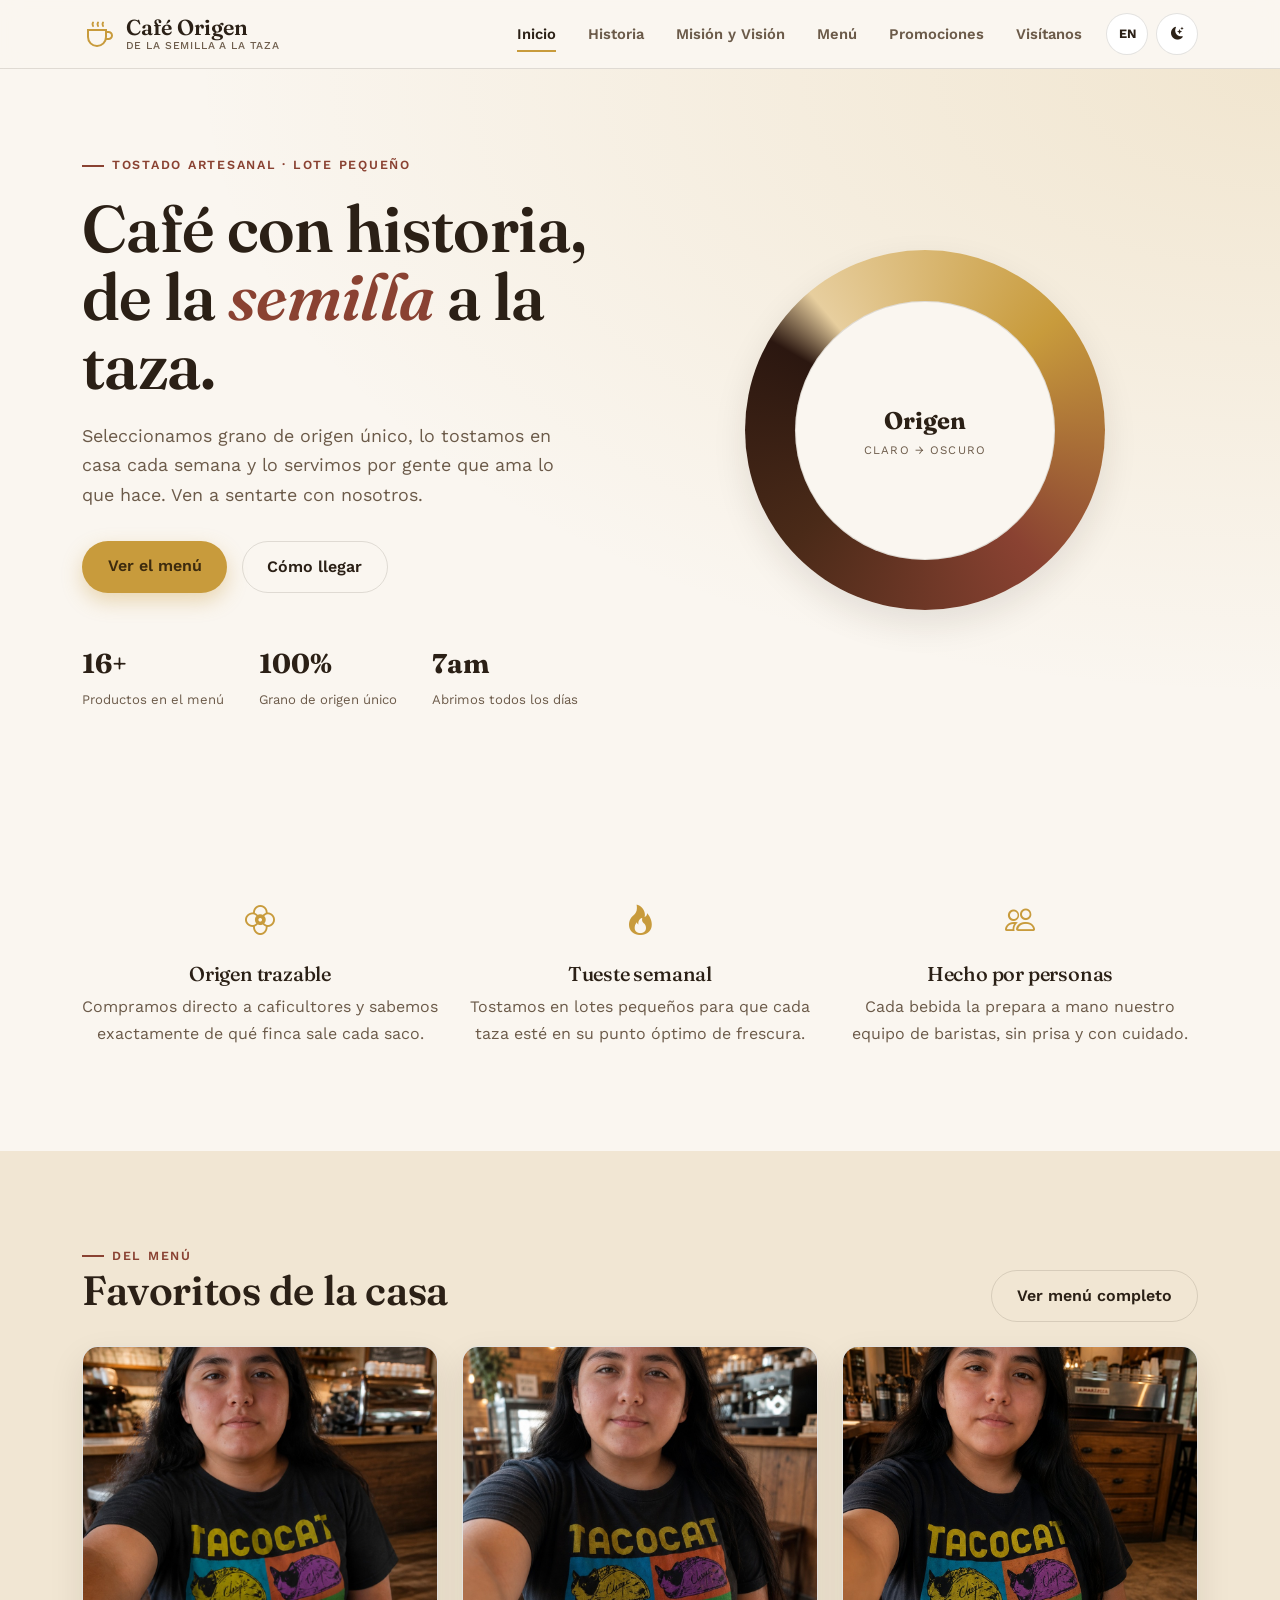
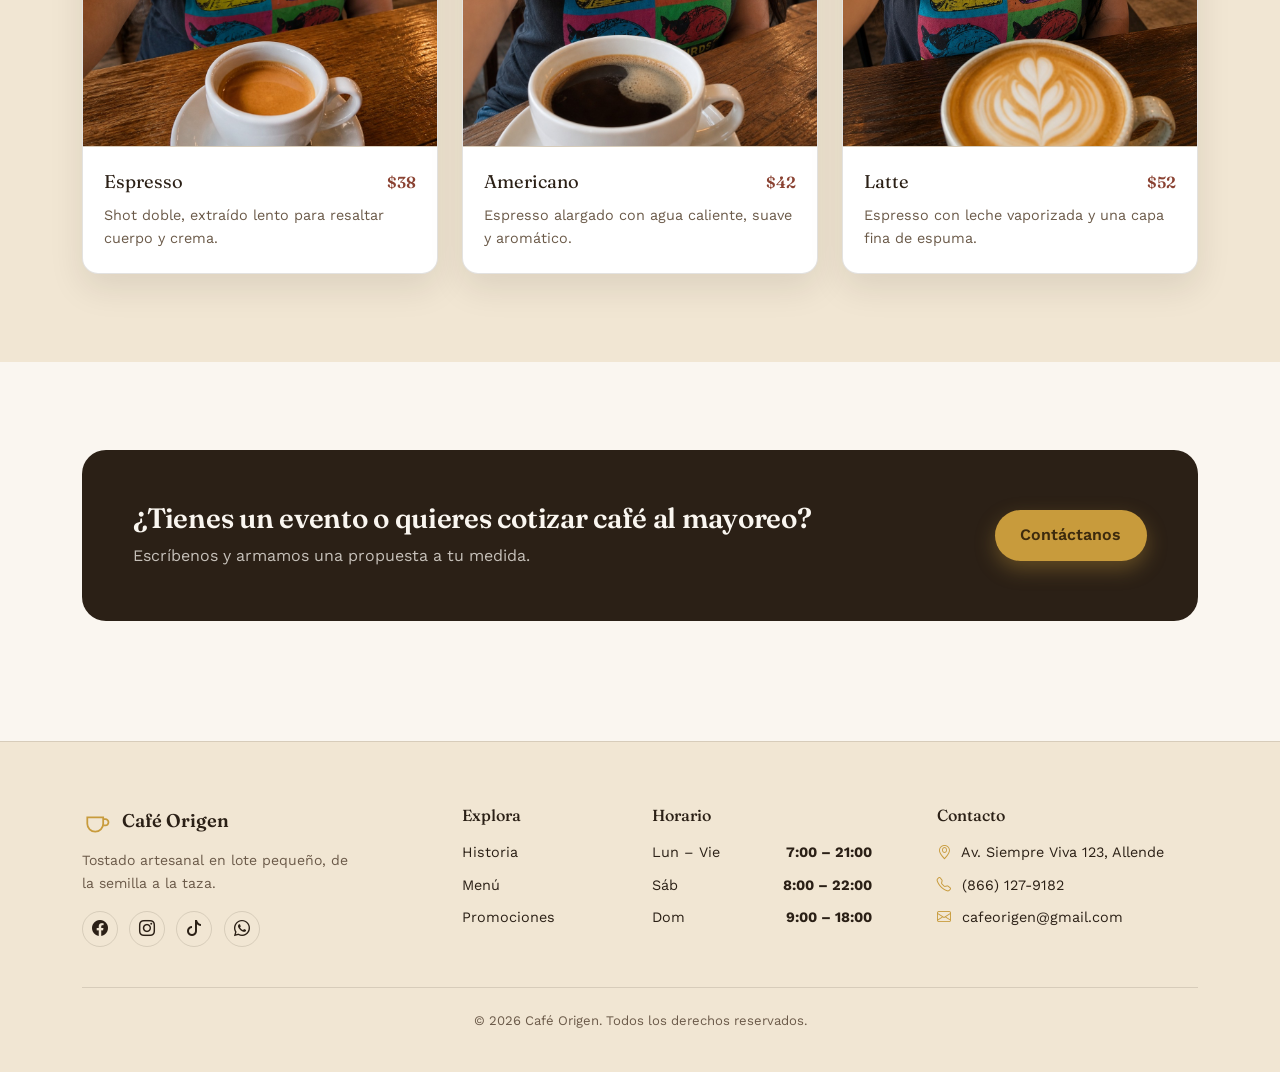
<file: index.html>
<!DOCTYPE html>
<html lang="es">
<head>
<meta charset="UTF-8">
<meta name="viewport" content="width=device-width, initial-scale=1.0">
<title>Inicio · Café Origen</title>
<meta name="description" content="Café Origen — tostado artesanal, de la semilla a la taza.">

<!-- Bootstrap -->
<link href="https://cdn.jsdelivr.net/npm/bootstrap@5.3.3/dist/css/bootstrap.min.css" rel="stylesheet">
<!-- Iconos -->
<link rel="stylesheet" href="https://cdn.jsdelivr.net/npm/bootstrap-icons@1.11.3/font/bootstrap-icons.css">
<!-- Tipografías -->
<link rel="preconnect" href="https://fonts.googleapis.com">
<link href="https://fonts.googleapis.com/css2?family=Fraunces:opsz,wght@9..144,400;9..144,500;9..144,600;9..144,700&family=Work+Sans:wght@400;500;600;700&display=swap" rel="stylesheet">
<!-- Estilos propios -->
<link rel="stylesheet" href="assets/css/style.css">

<!-- Evita parpadeo: aplica tema/idioma guardados antes de pintar -->
<script>
(function(){
  var tema = localStorage.getItem('co-theme');
  if (tema === 'dark') document.documentElement.setAttribute('data-theme','dark');
  var idioma = localStorage.getItem('co-lang') || 'es';
  document.documentElement.setAttribute('data-lang', idioma);
})();
</script>
</head>
<body>

<a class="skip-link" href="#contenido">Saltar al contenido / Skip to content</a>

<header class="site-header">
  <nav class="navbar navbar-expand-lg co-navbar">
    <div class="container">
      <a class="navbar-brand co-brand" href="index.html">
        <span class="co-brand-mark" aria-hidden="true">
          <svg width="34" height="34" viewBox="0 0 34 34" fill="none" xmlns="http://www.w3.org/2000/svg">
            <path d="M6 13h18v7a9 9 0 0 1-9 9v0a9 9 0 0 1-9-9v-7Z" stroke="currentColor" stroke-width="2"/>
            <path d="M24 15h2.5A3.5 3.5 0 0 1 30 18.5v0A3.5 3.5 0 0 1 26.5 22H24" stroke="currentColor" stroke-width="2"/>
            <path d="M11 9c-.8-1.2-.8-2.2 0-3.5M16 9c-.8-1.2-.8-2.2 0-3.5M21 9c-.8-1.2-.8-2.2 0-3.5" stroke="currentColor" stroke-width="2" stroke-linecap="round"/>
          </svg>
        </span>
        <span class="co-brand-text">
          Café Origen
          <small class="co-brand-tag lang-es">De la semilla a la taza</small>
          <small class="co-brand-tag lang-en">From seed to cup</small>
        </span>
      </a>

      <button class="navbar-toggler" type="button" data-bs-toggle="collapse" data-bs-target="#navPrincipal" aria-controls="navPrincipal" aria-expanded="false" aria-label="Abrir menú">
        <span class="navbar-toggler-icon"></span>
      </button>

      <div class="collapse navbar-collapse" id="navPrincipal">
        <ul class="navbar-nav ms-auto mb-2 mb-lg-0 align-items-lg-center">
          <li class="nav-item"><a class="nav-link is-active" href="index.html"><span class="lang-es">Inicio</span><span class="lang-en">Home</span></a></li>
          <li class="nav-item"><a class="nav-link" href="historia.html"><span class="lang-es">Historia</span><span class="lang-en">Our Story</span></a></li>
          <li class="nav-item"><a class="nav-link" href="mision-vision.html"><span class="lang-es">Misión y Visión</span><span class="lang-en">Mission &amp; Vision</span></a></li>
          <li class="nav-item"><a class="nav-link" href="menu.html"><span class="lang-es">Menú</span><span class="lang-en">Menu</span></a></li>
          <li class="nav-item"><a class="nav-link" href="promociones.html"><span class="lang-es">Promociones</span><span class="lang-en">Deals</span></a></li>
          <li class="nav-item"><a class="nav-link" href="visitanos.html"><span class="lang-es">Visítanos</span><span class="lang-en">Visit Us</span></a></li>
        </ul>

        <div class="co-controls">
          <button id="btnIdioma" class="co-pill-btn" type="button" title="Cambiar idioma / Switch language">
            <span class="lang-es">EN</span><span class="lang-en">ES</span>
          </button>
          <button id="btnTema" class="co-pill-btn co-theme-btn" type="button" title="Modo oscuro / Dark mode">
            <i class="bi bi-moon-stars-fill co-icon-dark"></i>
            <i class="bi bi-sun-fill co-icon-light"></i>
          </button>
        </div>
      </div>
    </div>
  </nav>
</header>

<main id="contenido">

<!-- HERO -->
<section class="hero">
  <div class="container">
    <div class="row align-items-center gy-5">
      <div class="col-lg-6">
        <span class="eyebrow hero-eyebrow">
          <span class="lang-es">Tostado artesanal · lote pequeño</span>
          <span class="lang-en">Artisan roasting · small batch</span>
        </span>
        <h1>
          <span class="lang-es">Café con historia,<br>de la <em>semilla</em> a la taza.</span>
          <span class="lang-en">Coffee with a story,<br>from <em>seed</em> to cup.</span>
        </h1>
        <p class="hero-sub lang-es">Seleccionamos grano de origen único, lo tostamos en casa cada semana y lo servimos por gente que ama lo que hace. Ven a sentarte con nosotros.</p>
        <p class="hero-sub lang-en">We source single-origin beans, roast them in-house every week, and serve them with people who love what they do. Come sit with us.</p>
        <div class="hero-cta">
          <a href="menu.html" class="btn-co-primary"><span class="lang-es">Ver el menú</span><span class="lang-en">See the menu</span></a>
          <a href="visitanos.html" class="btn-co-outline"><span class="lang-es">Cómo llegar</span><span class="lang-en">Find us</span></a>
        </div>
        <div class="hero-stats">
          <div class="hero-stat"><b>16+</b><span class="lang-es">Productos en el menú</span><span class="lang-en">Menu items</span></div>
          <div class="hero-stat"><b>100%</b><span class="lang-es">Grano de origen único</span><span class="lang-en">Single-origin beans</span></div>
          <div class="hero-stat"><b>7am</b><span class="lang-es">Abrimos todos los días</span><span class="lang-en">We open daily</span></div>
        </div>
      </div>
      <div class="col-lg-6">
        <div class="roast-dial-wrap">
          <span class="roast-steam" style="left:40%;top:6%;"></span>
          <span class="roast-steam s2" style="left:50%;top:2%;"></span>
          <span class="roast-steam s3" style="left:60%;top:6%;"></span>
          <div class="roast-dial" aria-hidden="true"></div>
          <div class="roast-dial-center">
            <b>Origen</b>
            <span class="lang-es">Claro → Oscuro</span>
            <span class="lang-en">Light → Dark</span>
          </div>
        </div>
      </div>
    </div>
  </div>
</section>

<!-- POR QUÉ NOSOTROS -->
<section class="section">
  <div class="container">
    <div class="row gy-4 text-center">
      <div class="col-md-4">
        <i class="bi bi-flower2" style="font-size:1.9rem;color:var(--co-accent);"></i>
        <h3 class="h5 mt-3 mb-2 lang-es">Origen trazable</h3>
        <h3 class="h5 mt-3 mb-2 lang-en">Traceable origin</h3>
        <p class="lang-es">Compramos directo a caficultores y sabemos exactamente de qué finca sale cada saco.</p>
        <p class="lang-en">We buy direct from growers and know exactly which farm every bag comes from.</p>
      </div>
      <div class="col-md-4">
        <i class="bi bi-fire" style="font-size:1.9rem;color:var(--co-accent);"></i>
        <h3 class="h5 mt-3 mb-2 lang-es">Tueste semanal</h3>
        <h3 class="h5 mt-3 mb-2 lang-en">Roasted weekly</h3>
        <p class="lang-es">Tostamos en lotes pequeños para que cada taza esté en su punto óptimo de frescura.</p>
        <p class="lang-en">We roast in small batches so every cup is at peak freshness.</p>
      </div>
      <div class="col-md-4">
        <i class="bi bi-people" style="font-size:1.9rem;color:var(--co-accent);"></i>
        <h3 class="h5 mt-3 mb-2 lang-es">Hecho por personas</h3>
        <h3 class="h5 mt-3 mb-2 lang-en">Made by people</h3>
        <p class="lang-es">Cada bebida la prepara a mano nuestro equipo de baristas, sin prisa y con cuidado.</p>
        <p class="lang-en">Every drink is hand-crafted by our baristas, unhurried and with care.</p>
      </div>
    </div>
  </div>
</section>

<!-- PRODUCTOS DESTACADOS -->
<section class="section section-alt">
  <div class="container">
    <div class="d-flex justify-content-between align-items-end flex-wrap gap-3 mb-4">
      <div>
        <span class="eyebrow"><span class="lang-es">Del menú</span><span class="lang-en">From the menu</span></span>
        <h2 class="section-title"><span class="lang-es">Favoritos de la casa</span><span class="lang-en">House favorites</span></h2>
      </div>
      <a href="menu.html" class="btn-co-outline"><span class="lang-es">Ver menú completo</span><span class="lang-en">View full menu</span></a>
    </div>
    <div class="row g-4">
      <div class="col-md-4">
        <div class="co-card product-card">
          <img class="product-photo" src="assets/img/menu/espresso.jpg" alt="Espresso" loading="lazy">
          <div class="product-body">
            <div class="product-top">
              <span class="product-name lang-es">Espresso</span>
              <span class="product-name lang-en">Espresso</span>
              <span class="product-price">$38</span>
            </div>
            <p class="product-desc lang-es">Shot doble, extraído lento para resaltar cuerpo y crema.</p>
            <p class="product-desc lang-en">Double shot, slow-pulled for full body and crema.</p>
          </div>
        </div>
      </div>
      <div class="col-md-4">
        <div class="co-card product-card">
          <img class="product-photo" src="assets/img/menu/americano.jpg" alt="Americano" loading="lazy">
          <div class="product-body">
            <div class="product-top">
              <span class="product-name lang-es">Americano</span>
              <span class="product-name lang-en">Americano</span>
              <span class="product-price">$42</span>
            </div>
            <p class="product-desc lang-es">Espresso alargado con agua caliente, suave y aromático.</p>
            <p class="product-desc lang-en">Espresso lengthened with hot water, smooth and aromatic.</p>
          </div>
        </div>
      </div>
      <div class="col-md-4">
        <div class="co-card product-card">
          <img class="product-photo" src="assets/img/menu/latte.jpg" alt="Latte" loading="lazy">
          <div class="product-body">
            <div class="product-top">
              <span class="product-name lang-es">Latte</span>
              <span class="product-name lang-en">Latte</span>
              <span class="product-price">$52</span>
            </div>
            <p class="product-desc lang-es">Espresso con leche vaporizada y una capa fina de espuma.</p>
            <p class="product-desc lang-en">Espresso with steamed milk and a thin layer of foam.</p>
          </div>
        </div>
      </div>
    </div>
  </div>
</section>

<!-- CTA -->
<section class="section">
  <div class="container">
    <div class="cta-band">
      <div>
        <h3 class="mb-2"><span class="lang-es">¿Tienes un evento o quieres cotizar café al mayoreo?</span><span class="lang-en">Planning an event or need wholesale coffee?</span></h3>
        <p class="lang-es">Escríbenos y armamos una propuesta a tu medida.</p>
        <p class="lang-en">Send us a message and we'll put together a proposal for you.</p>
      </div>
      <a href="visitanos.html#contacto" class="btn-co-primary"><span class="lang-es">Contáctanos</span><span class="lang-en">Get in touch</span></a>
    </div>
  </div>
</section>

</main>

<footer class="site-footer">
  <div class="container">
    <div class="row gy-4">
      <div class="col-lg-4">
        <a class="co-brand co-brand-footer" href="index.html">
          <span class="co-brand-mark" aria-hidden="true">
            <svg width="30" height="30" viewBox="0 0 34 34" fill="none" xmlns="http://www.w3.org/2000/svg">
              <path d="M6 13h18v7a9 9 0 0 1-9 9v0a9 9 0 0 1-9-9v-7Z" stroke="currentColor" stroke-width="2"/>
              <path d="M24 15h2.5A3.5 3.5 0 0 1 30 18.5v0A3.5 3.5 0 0 1 26.5 22H24" stroke="currentColor" stroke-width="2"/>
            </svg>
          </span>
          <span class="co-brand-text">Café Origen</span>
        </a>
        <p class="footer-tag lang-es">Tostado artesanal en lote pequeño, de la semilla a la taza.</p>
        <p class="footer-tag lang-en">Small-batch artisan roasting, from seed to cup.</p>
        <div class="footer-social">
          <a href="#" aria-label="Facebook"><i class="bi bi-facebook"></i></a>
          <a href="#" aria-label="Instagram"><i class="bi bi-instagram"></i></a>
          <a href="#" aria-label="TikTok"><i class="bi bi-tiktok"></i></a>
          <a href="#" aria-label="WhatsApp"><i class="bi bi-whatsapp"></i></a>
        </div>
      </div>

      <div class="col-lg-2 col-6">
        <h6 class="footer-heading"><span class="lang-es">Explora</span><span class="lang-en">Explore</span></h6>
        <ul class="footer-links">
          <li><a href="historia.html"><span class="lang-es">Historia</span><span class="lang-en">Our Story</span></a></li>
          <li><a href="menu.html"><span class="lang-es">Menú</span><span class="lang-en">Menu</span></a></li>
          <li><a href="promociones.html"><span class="lang-es">Promociones</span><span class="lang-en">Deals</span></a></li>
        </ul>
      </div>

      <div class="col-lg-3 col-6">
        <h6 class="footer-heading"><span class="lang-es">Horario</span><span class="lang-en">Hours</span></h6>
        <ul class="footer-links footer-hours">
          <li><span class="lang-es">Lun – Vie</span><span class="lang-en">Mon – Fri</span> <b>7:00 – 21:00</b></li>
          <li><span class="lang-es">Sáb</span><span class="lang-en">Sat</span> <b>8:00 – 22:00</b></li>
          <li><span class="lang-es">Dom</span><span class="lang-en">Sun</span> <b>9:00 – 18:00</b></li>
        </ul>
      </div>

      <div class="col-lg-3">
        <h6 class="footer-heading"><span class="lang-es">Contacto</span><span class="lang-en">Contact</span></h6>
        <ul class="footer-links">
          <li><i class="bi bi-geo-alt"></i> Av. Siempre Viva 123, Allende</li>
          <li><i class="bi bi-telephone"></i> (866) 127-9182</li>
          <li><i class="bi bi-envelope"></i> cafeorigen@gmail.com</li>
        </ul>
      </div>
    </div>

    <div class="footer-bottom">
      <p>&copy; <span class="js-anio-actual">2026</span> Café Origen. <span class="lang-es">Todos los derechos reservados.</span><span class="lang-en">All rights reserved.</span></p>
    </div>
  </div>
</footer>

<button id="btnArriba" class="co-back-top" type="button" aria-label="Volver arriba">
  <i class="bi bi-arrow-up"></i>
</button>

<script src="https://cdn.jsdelivr.net/npm/bootstrap@5.3.3/dist/js/bootstrap.bundle.min.js"></script>
<script src="assets/js/script.js"></script>
</body>
</html>
</file>
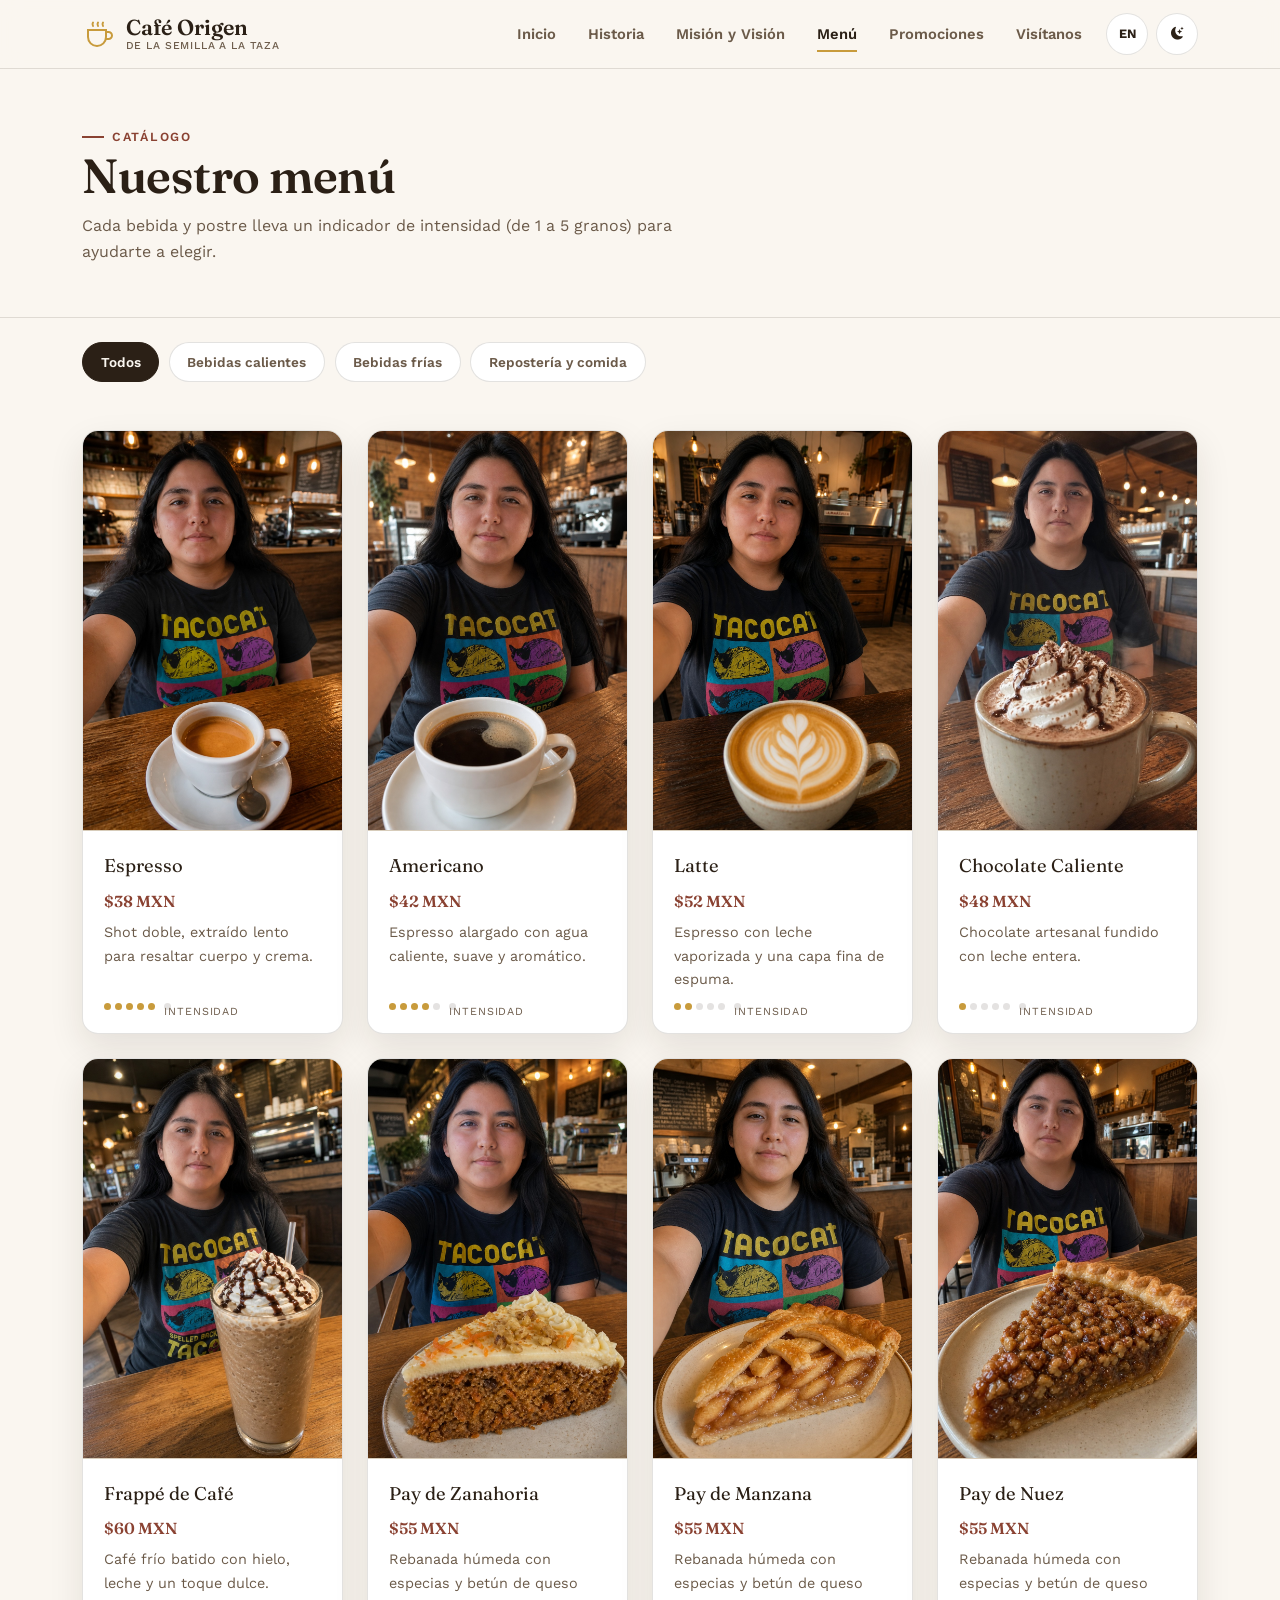
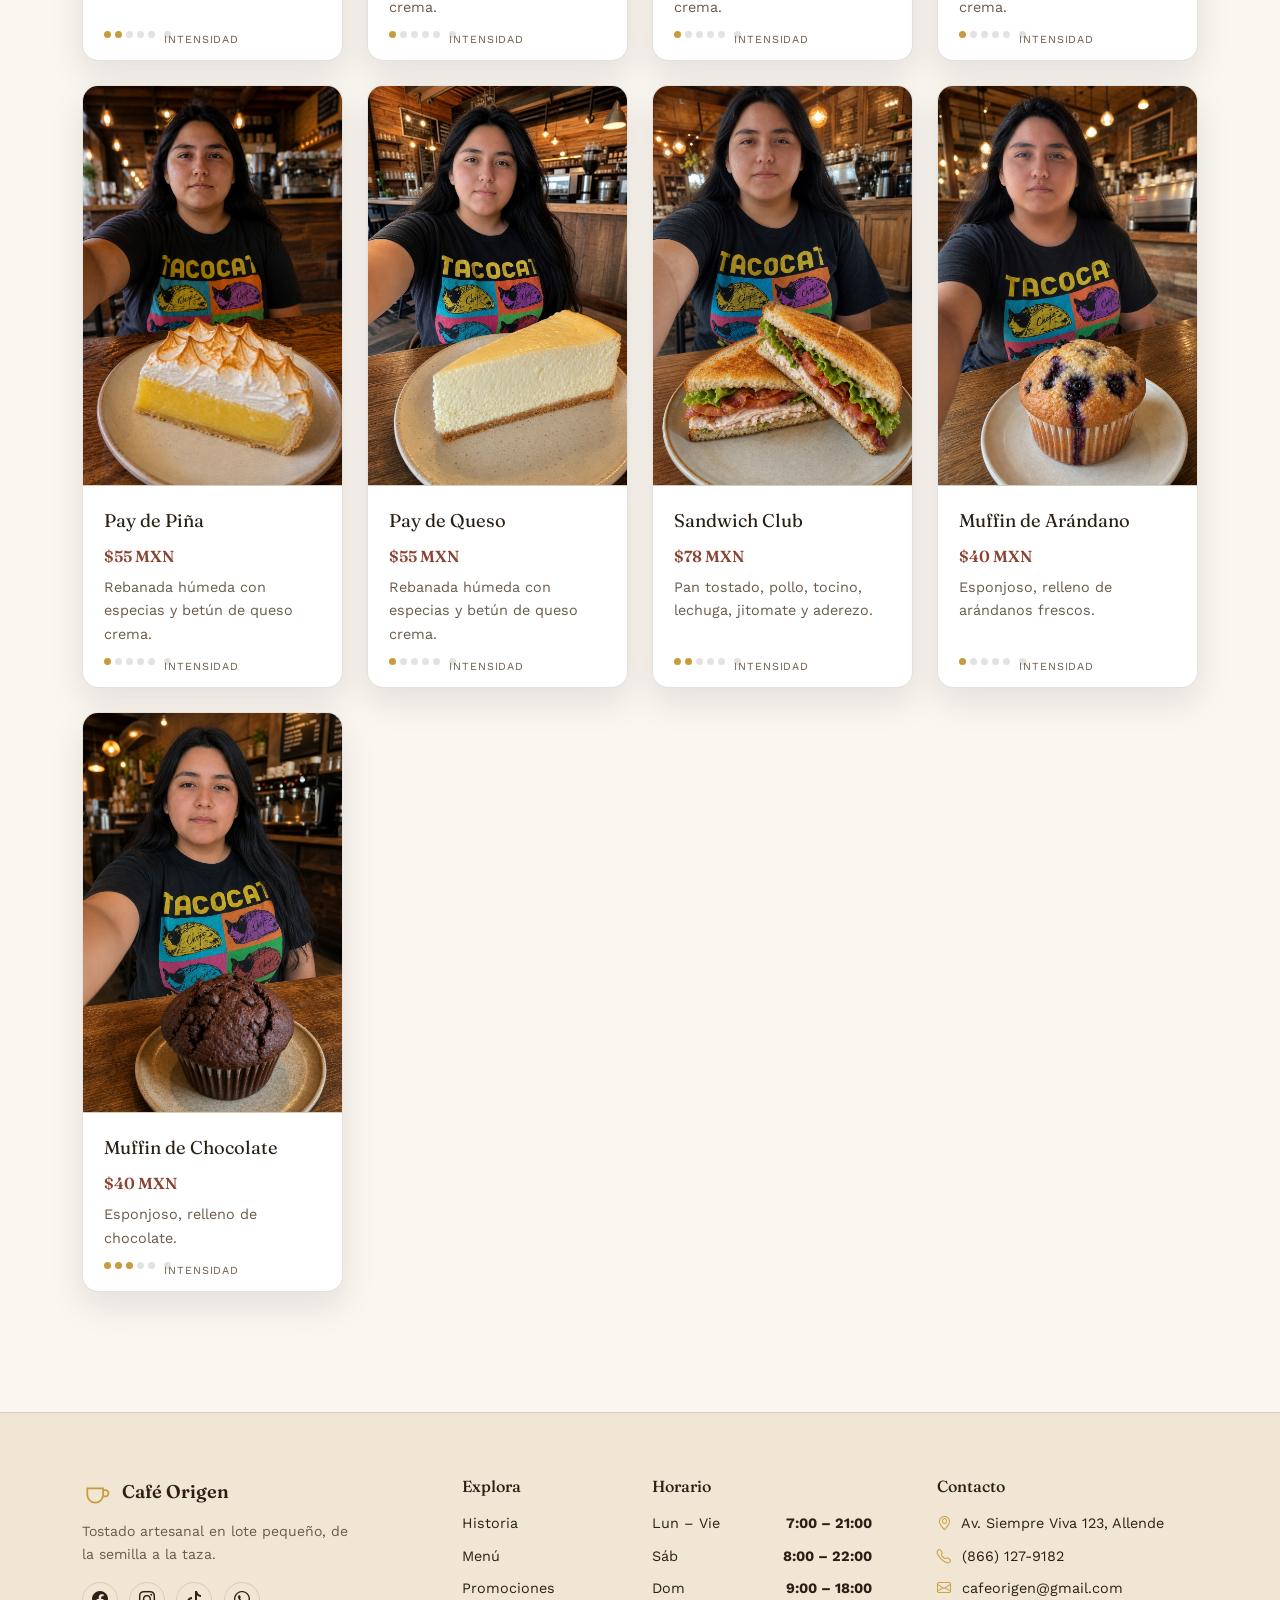
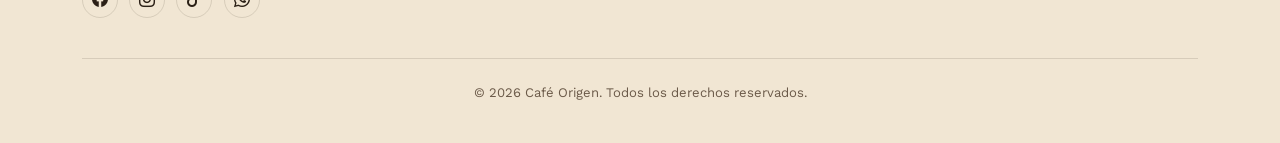
<file: menu.html>
<!DOCTYPE html>
<html lang="es">
<head>
<meta charset="UTF-8">
<meta name="viewport" content="width=device-width, initial-scale=1.0">
<title>Menú · Café Origen</title>
<meta name="description" content="Café Origen — tostado artesanal, de la semilla a la taza.">

<link href="https://cdn.jsdelivr.net/npm/bootstrap@5.3.3/dist/css/bootstrap.min.css" rel="stylesheet">
<link rel="stylesheet" href="https://cdn.jsdelivr.net/npm/bootstrap-icons@1.11.3/font/bootstrap-icons.css">
<link rel="preconnect" href="https://fonts.googleapis.com">
<link href="https://fonts.googleapis.com/css2?family=Fraunces:opsz,wght@9..144,400;9..144,500;9..144,600;9..144,700&family=Work+Sans:wght@400;500;600;700&display=swap" rel="stylesheet">
<link rel="stylesheet" href="assets/css/style.css">

<script>
(function(){
  var tema = localStorage.getItem('co-theme');
  if (tema === 'dark') document.documentElement.setAttribute('data-theme','dark');
  var idioma = localStorage.getItem('co-lang') || 'es';
  document.documentElement.setAttribute('data-lang', idioma);
})();
</script>
</head>
<body>

<a class="skip-link" href="#contenido">Saltar al contenido / Skip to content</a>

<header class="site-header">
  <nav class="navbar navbar-expand-lg co-navbar">
    <div class="container">
      <a class="navbar-brand co-brand" href="index.html">
        <span class="co-brand-mark" aria-hidden="true">
          <svg width="34" height="34" viewBox="0 0 34 34" fill="none" xmlns="http://www.w3.org/2000/svg">
            <path d="M6 13h18v7a9 9 0 0 1-9 9v0a9 9 0 0 1-9-9v-7Z" stroke="currentColor" stroke-width="2"/>
            <path d="M24 15h2.5A3.5 3.5 0 0 1 30 18.5v0A3.5 3.5 0 0 1 26.5 22H24" stroke="currentColor" stroke-width="2"/>
            <path d="M11 9c-.8-1.2-.8-2.2 0-3.5M16 9c-.8-1.2-.8-2.2 0-3.5M21 9c-.8-1.2-.8-2.2 0-3.5" stroke="currentColor" stroke-width="2" stroke-linecap="round"/>
          </svg>
        </span>
        <span class="co-brand-text">
          Café Origen
          <small class="co-brand-tag lang-es">De la semilla a la taza</small>
          <small class="co-brand-tag lang-en">From seed to cup</small>
        </span>
      </a>

      <button class="navbar-toggler" type="button" data-bs-toggle="collapse" data-bs-target="#navPrincipal" aria-controls="navPrincipal" aria-expanded="false" aria-label="Abrir menú">
        <span class="navbar-toggler-icon"></span>
      </button>

      <div class="collapse navbar-collapse" id="navPrincipal">
        <ul class="navbar-nav ms-auto mb-2 mb-lg-0 align-items-lg-center">
          <li class="nav-item"><a class="nav-link" href="index.html"><span class="lang-es">Inicio</span><span class="lang-en">Home</span></a></li>
          <li class="nav-item"><a class="nav-link" href="historia.html"><span class="lang-es">Historia</span><span class="lang-en">Our Story</span></a></li>
          <li class="nav-item"><a class="nav-link" href="mision-vision.html"><span class="lang-es">Misión y Visión</span><span class="lang-en">Mission &amp; Vision</span></a></li>
          <li class="nav-item"><a class="nav-link is-active" href="menu.html"><span class="lang-es">Menú</span><span class="lang-en">Menu</span></a></li>
          <li class="nav-item"><a class="nav-link" href="promociones.html"><span class="lang-es">Promociones</span><span class="lang-en">Deals</span></a></li>
          <li class="nav-item"><a class="nav-link" href="visitanos.html"><span class="lang-es">Visítanos</span><span class="lang-en">Visit Us</span></a></li>
        </ul>

        <div class="co-controls">
          <button id="btnIdioma" class="co-pill-btn" type="button" title="Cambiar idioma / Switch language">
            <span class="lang-es">EN</span><span class="lang-en">ES</span>
          </button>
          <button id="btnTema" class="co-pill-btn co-theme-btn" type="button" title="Modo oscuro / Dark mode">
            <i class="bi bi-moon-stars-fill co-icon-dark"></i>
            <i class="bi bi-sun-fill co-icon-light"></i>
          </button>
        </div>
      </div>
    </div>
  </nav>
</header>

<main id="contenido">

<section class="page-hero">
  <div class="container">
    <span class="eyebrow"><span class="lang-es">Catálogo</span><span class="lang-en">Catalog</span></span>
    <h1><span class="lang-es">Nuestro menú</span><span class="lang-en">Our menu</span></h1>
    <p class="section-lead lang-es">Cada bebida y postre lleva un indicador de intensidad (de 1 a 5 granos) para ayudarte a elegir.</p>
    <p class="section-lead lang-en">Every drink and dessert shows an intensity rating (1 to 5 beans) to help you choose.</p>
  </div>
</section>

<section class="section pt-4">
  <div class="container">
    <div class="menu-filter mb-5">
      <button class="menu-filter-btn is-active" data-filtro="todos"><span class="lang-es">Todos</span><span class="lang-en">All</span></button>
      <button class="menu-filter-btn" data-filtro="calientes">
        <span class="lang-es">Bebidas calientes</span>
        <span class="lang-en">Hot drinks</span>
      </button>
      <button class="menu-filter-btn" data-filtro="frias">
        <span class="lang-es">Bebidas frías</span>
        <span class="lang-en">Cold drinks</span>
      </button>
      <button class="menu-filter-btn" data-filtro="comida">
        <span class="lang-es">Repostería y comida</span>
        <span class="lang-en">Bakery &amp; food</span>
      </button>
    </div>

    <div class="row g-4">

      <div class="col-lg-3 col-md-4 col-sm-6 producto-col">
        <div class="co-card product-card" data-categoria="calientes">
          <img class="product-photo" src="assets/img/menu/espresso.jpg" alt="Espresso" loading="lazy">
          <div class="product-body">
            <div class="product-top">
              <span class="product-name lang-es">Espresso</span>
              <span class="product-name lang-en">Espresso</span>
            </div>
            <div class="product-price">$38 MXN</div>
            <p class="product-desc lang-es">Shot doble, extraído lento para resaltar cuerpo y crema.</p>
            <p class="product-desc lang-en">Double shot, slow-pulled for full body and crema.</p>
            <div class="intensity">
              <span class="is-filled"></span><span class="is-filled"></span><span class="is-filled"></span><span class="is-filled"></span><span class="is-filled"></span>
              <span class="intensity-label lang-es">Intensidad</span>
              <span class="intensity-label lang-en">Intensity</span>
            </div>
          </div>
        </div>
      </div>

      <div class="col-lg-3 col-md-4 col-sm-6 producto-col">
        <div class="co-card product-card" data-categoria="calientes">
          <img class="product-photo" src="assets/img/menu/americano.jpg" alt="Americano" loading="lazy">
          <div class="product-body">
            <div class="product-top">
              <span class="product-name lang-es">Americano</span>
              <span class="product-name lang-en">Americano</span>
            </div>
            <div class="product-price">$42 MXN</div>
            <p class="product-desc lang-es">Espresso alargado con agua caliente, suave y aromático.</p>
            <p class="product-desc lang-en">Espresso lengthened with hot water, smooth and aromatic.</p>
            <div class="intensity">
              <span class="is-filled"></span><span class="is-filled"></span><span class="is-filled"></span><span class="is-filled"></span><span></span>
              <span class="intensity-label lang-es">Intensidad</span>
              <span class="intensity-label lang-en">Intensity</span>
            </div>
          </div>
        </div>
      </div>

      <div class="col-lg-3 col-md-4 col-sm-6 producto-col">
        <div class="co-card product-card" data-categoria="calientes">
          <img class="product-photo" src="assets/img/menu/latte.jpg" alt="Latte" loading="lazy">
          <div class="product-body">
            <div class="product-top">
              <span class="product-name lang-es">Latte</span>
              <span class="product-name lang-en">Latte</span>
            </div>
            <div class="product-price">$52 MXN</div>
            <p class="product-desc lang-es">Espresso con leche vaporizada y una capa fina de espuma.</p>
            <p class="product-desc lang-en">Espresso with steamed milk and a thin layer of foam.</p>
            <div class="intensity">
              <span class="is-filled"></span><span class="is-filled"></span><span></span><span></span><span></span>
              <span class="intensity-label lang-es">Intensidad</span>
              <span class="intensity-label lang-en">Intensity</span>
            </div>
          </div>
        </div>
      </div>

      <div class="col-lg-3 col-md-4 col-sm-6 producto-col">
        <div class="co-card product-card" data-categoria="calientes">
          <img class="product-photo" src="assets/img/menu/chocolate.jpg" alt="Chocolate Caliente" loading="lazy">
          <div class="product-body">
            <div class="product-top">
              <span class="product-name lang-es">Chocolate Caliente</span>
              <span class="product-name lang-en">Hot Chocolate</span>
            </div>
            <div class="product-price">$48 MXN</div>
            <p class="product-desc lang-es">Chocolate artesanal fundido con leche entera.</p>
            <p class="product-desc lang-en">Artisan chocolate melted with whole milk.</p>
            <div class="intensity">
              <span class="is-filled"></span><span></span><span></span><span></span><span></span>
              <span class="intensity-label lang-es">Intensidad</span>
              <span class="intensity-label lang-en">Intensity</span>
            </div>
          </div>
        </div>
      </div>

      <div class="col-lg-3 col-md-4 col-sm-6 producto-col">
        <div class="co-card product-card" data-categoria="frias">
          <img class="product-photo" src="assets/img/menu/frappe.jpg" alt="Frappé de Café" loading="lazy">
          <div class="product-body">
            <div class="product-top">
              <span class="product-name lang-es">Frappé de Café</span>
              <span class="product-name lang-en">Coffee Frappé</span>
            </div>
            <div class="product-price">$60 MXN</div>
            <p class="product-desc lang-es">Café frío batido con hielo, leche y un toque dulce.</p>
            <p class="product-desc lang-en">Cold coffee blended with ice, milk and a touch of sweetness.</p>
            <div class="intensity">
              <span class="is-filled"></span><span class="is-filled"></span><span></span><span></span><span></span>
              <span class="intensity-label lang-es">Intensidad</span>
              <span class="intensity-label lang-en">Intensity</span>
            </div>
          </div>
        </div>
      </div>

      <div class="col-lg-3 col-md-4 col-sm-6 producto-col">
        <div class="co-card product-card" data-categoria="comida">
          <img class="product-photo" src="assets/img/menu/pay-zanahoria.jpg" alt="Pay de Zanahoria" loading="lazy">
          <div class="product-body">
            <div class="product-top">
              <span class="product-name lang-es">Pay de Zanahoria</span>
              <span class="product-name lang-en">Carrot Cake</span>
            </div>
            <div class="product-price">$55 MXN</div>
            <p class="product-desc lang-es">Rebanada húmeda con especias y betún de queso crema.</p>
            <p class="product-desc lang-en">Moist slice with spices and cream-cheese frosting.</p>
            <div class="intensity">
              <span class="is-filled"></span><span></span><span></span><span></span><span></span>
              <span class="intensity-label lang-es">Intensidad</span>
              <span class="intensity-label lang-en">Intensity</span>
            </div>
          </div>
        </div>
      </div>

      <div class="col-lg-3 col-md-4 col-sm-6 producto-col">
        <div class="co-card product-card" data-categoria="comida">
          <img class="product-photo" src="assets/img/menu/pay-manzana.jpg" alt="Pay de Manzana" loading="lazy">
          <div class="product-body">
            <div class="product-top">
              <span class="product-name lang-es">Pay de Manzana</span>
              <span class="product-name lang-en">Apple Cake</span>
            </div>
            <div class="product-price">$55 MXN</div>
            <p class="product-desc lang-es">Rebanada húmeda con especias y betún de queso crema.</p>
            <p class="product-desc lang-en">Moist slice with spices and cream-cheese frosting.</p>
            <div class="intensity">
              <span class="is-filled"></span><span></span><span></span><span></span><span></span>
              <span class="intensity-label lang-es">Intensidad</span>
              <span class="intensity-label lang-en">Intensity</span>
            </div>
          </div>
        </div>
      </div>

      <div class="col-lg-3 col-md-4 col-sm-6 producto-col">
        <div class="co-card product-card" data-categoria="comida">
          <img class="product-photo" src="assets/img/menu/pay-nuez.jpg" alt="Pay de Nuez" loading="lazy">
          <div class="product-body">
            <div class="product-top">
              <span class="product-name lang-es">Pay de Nuez</span>
              <span class="product-name lang-en">Apple Cake</span>
            </div>
            <div class="product-price">$55 MXN</div>
            <p class="product-desc lang-es">Rebanada húmeda con especias y betún de queso crema.</p>
            <p class="product-desc lang-en">Moist slice with spices and cream-cheese frosting.</p>
            <div class="intensity">
              <span class="is-filled"></span><span></span><span></span><span></span><span></span>
              <span class="intensity-label lang-es">Intensidad</span>
              <span class="intensity-label lang-en">Intensity</span>
            </div>
          </div>
        </div>
      </div>

      <div class="col-lg-3 col-md-4 col-sm-6 producto-col">
        <div class="co-card product-card" data-categoria="comida">
          <img class="product-photo" src="assets/img/menu/pay-pina.jpg" alt="Pay de Piña" loading="lazy">
          <div class="product-body">
            <div class="product-top">
              <span class="product-name lang-es">Pay de Piña</span>
              <span class="product-name lang-en">Apple Cake</span>
            </div>
            <div class="product-price">$55 MXN</div>
            <p class="product-desc lang-es">Rebanada húmeda con especias y betún de queso crema.</p>
            <p class="product-desc lang-en">Moist slice with spices and cream-cheese frosting.</p>
            <div class="intensity">
              <span class="is-filled"></span><span></span><span></span><span></span><span></span>
              <span class="intensity-label lang-es">Intensidad</span>
              <span class="intensity-label lang-en">Intensity</span>
            </div>
          </div>
        </div>
      </div>

      <div class="col-lg-3 col-md-4 col-sm-6 producto-col">
        <div class="co-card product-card" data-categoria="comida">
          <img class="product-photo" src="assets/img/menu/pay-queso.jpg" alt="Pay de Queso" loading="lazy">
          <div class="product-body">
            <div class="product-top">
              <span class="product-name lang-es">Pay de Queso</span>
              <span class="product-name lang-en">Apple Cake</span>
            </div>
            <div class="product-price">$55 MXN</div>
            <p class="product-desc lang-es">Rebanada húmeda con especias y betún de queso crema.</p>
            <p class="product-desc lang-en">Moist slice with spices and cream-cheese frosting.</p>
            <div class="intensity">
              <span class="is-filled"></span><span></span><span></span><span></span><span></span>
              <span class="intensity-label lang-es">Intensidad</span>
              <span class="intensity-label lang-en">Intensity</span>
            </div>
          </div>
        </div>
      </div>

      <div class="col-lg-3 col-md-4 col-sm-6 producto-col">
        <div class="co-card product-card" data-categoria="comida">
          <img class="product-photo" src="assets/img/menu/sandwich-club.jpg" alt="Sandwich Club" loading="lazy">
          <div class="product-body">
            <div class="product-top">
              <span class="product-name lang-es">Sandwich Club</span>
              <span class="product-name lang-en">Club Sandwich</span>
            </div>
            <div class="product-price">$78 MXN</div>
            <p class="product-desc lang-es">Pan tostado, pollo, tocino, lechuga, jitomate y aderezo.</p>
            <p class="product-desc lang-en">Toasted bread, chicken, bacon, lettuce, tomato and dressing.</p>
            <div class="intensity">
              <span class="is-filled"></span><span class="is-filled"></span><span></span><span></span><span></span>
              <span class="intensity-label lang-es">Intensidad</span>
              <span class="intensity-label lang-en">Intensity</span>
            </div>
          </div>
        </div>
      </div>

      <div class="col-lg-3 col-md-4 col-sm-6 producto-col">
        <div class="co-card product-card" data-categoria="comida">
          <img class="product-photo" src="assets/img/menu/muffin-arandano.jpg" alt="Muffin de Arándano" loading="lazy">
          <div class="product-body">
            <div class="product-top">
              <span class="product-name lang-es">Muffin de Arándano</span>
              <span class="product-name lang-en">Blueberry Muffin</span>
            </div>
            <div class="product-price">$40 MXN</div>
            <p class="product-desc lang-es">Esponjoso, relleno de arándanos frescos.</p>
            <p class="product-desc lang-en">Fluffy, filled with fresh blueberries.</p>
            <div class="intensity">
              <span class="is-filled"></span><span></span><span></span><span></span><span></span>
              <span class="intensity-label lang-es">Intensidad</span>
              <span class="intensity-label lang-en">Intensity</span>
            </div>
          </div>
        </div>
      </div>

      <div class="col-lg-3 col-md-4 col-sm-6 producto-col">
        <div class="co-card product-card" data-categoria="comida">
          <img class="product-photo" src="assets/img/menu/muffin-chocolate.jpg" alt="Muffin de Chocolate" loading="lazy">
          <div class="product-body">
            <div class="product-top">
              <span class="product-name lang-es">Muffin de Chocolate</span>
              <span class="product-name lang-en">Chocolate Muffin</span>
            </div>
            <div class="product-price">$40 MXN</div>
            <p class="product-desc lang-es">Esponjoso, relleno de chocolate.</p>
            <p class="product-desc lang-en">Fluffy, filled with chocolate.</p>
            <div class="intensity">
              <span class="is-filled"></span><span class="is-filled"></span><span class="is-filled"></span><span></span><span></span>
              <span class="intensity-label lang-es">Intensidad</span>
              <span class="intensity-label lang-en">Intensity</span>
            </div>
          </div>
        </div>
      </div>

    </div>
  </div>
</section>

</main>

<footer class="site-footer">
  <div class="container">
    <div class="row gy-4">
      <div class="col-lg-4">
        <a class="co-brand co-brand-footer" href="index.html">
          <span class="co-brand-mark" aria-hidden="true">
            <svg width="30" height="30" viewBox="0 0 34 34" fill="none" xmlns="http://www.w3.org/2000/svg">
              <path d="M6 13h18v7a9 9 0 0 1-9 9v0a9 9 0 0 1-9-9v-7Z" stroke="currentColor" stroke-width="2"/>
              <path d="M24 15h2.5A3.5 3.5 0 0 1 30 18.5v0A3.5 3.5 0 0 1 26.5 22H24" stroke="currentColor" stroke-width="2"/>
            </svg>
          </span>
          <span class="co-brand-text">Café Origen</span>
        </a>
        <p class="footer-tag lang-es">Tostado artesanal en lote pequeño, de la semilla a la taza.</p>
        <p class="footer-tag lang-en">Small-batch artisan roasting, from seed to cup.</p>
        <div class="footer-social">
          <a href="#" aria-label="Facebook"><i class="bi bi-facebook"></i></a>
          <a href="#" aria-label="Instagram"><i class="bi bi-instagram"></i></a>
          <a href="#" aria-label="TikTok"><i class="bi bi-tiktok"></i></a>
          <a href="#" aria-label="WhatsApp"><i class="bi bi-whatsapp"></i></a>
        </div>
      </div>

      <div class="col-lg-2 col-6">
        <h6 class="footer-heading"><span class="lang-es">Explora</span><span class="lang-en">Explore</span></h6>
        <ul class="footer-links">
          <li><a href="historia.html"><span class="lang-es">Historia</span><span class="lang-en">Our Story</span></a></li>
          <li><a href="menu.html"><span class="lang-es">Menú</span><span class="lang-en">Menu</span></a></li>
          <li><a href="promociones.html"><span class="lang-es">Promociones</span><span class="lang-en">Deals</span></a></li>
        </ul>
      </div>

      <div class="col-lg-3 col-6">
        <h6 class="footer-heading"><span class="lang-es">Horario</span><span class="lang-en">Hours</span></h6>
        <ul class="footer-links footer-hours">
          <li><span class="lang-es">Lun – Vie</span><span class="lang-en">Mon – Fri</span> <b>7:00 – 21:00</b></li>
          <li><span class="lang-es">Sáb</span><span class="lang-en">Sat</span> <b>8:00 – 22:00</b></li>
          <li><span class="lang-es">Dom</span><span class="lang-en">Sun</span> <b>9:00 – 18:00</b></li>
        </ul>
      </div>

      <div class="col-lg-3">
        <h6 class="footer-heading"><span class="lang-es">Contacto</span><span class="lang-en">Contact</span></h6>
        <ul class="footer-links">
          <li><i class="bi bi-geo-alt"></i> Av. Siempre Viva 123, Allende</li>
          <li><i class="bi bi-telephone"></i> (866) 127-9182</li>
          <li><i class="bi bi-envelope"></i> cafeorigen@gmail.com</li>
        </ul>
      </div>
    </div>

    <div class="footer-bottom">
      <p>&copy; <span class="js-anio-actual">2026</span> Café Origen. <span class="lang-es">Todos los derechos reservados.</span><span class="lang-en">All rights reserved.</span></p>
    </div>
  </div>
</footer>

<button id="btnArriba" class="co-back-top" type="button" aria-label="Volver arriba">
  <i class="bi bi-arrow-up"></i>
</button>

<script src="https://cdn.jsdelivr.net/npm/bootstrap@5.3.3/dist/js/bootstrap.bundle.min.js"></script>
<script src="assets/js/script.js"></script>
</body>
</html>
</file>
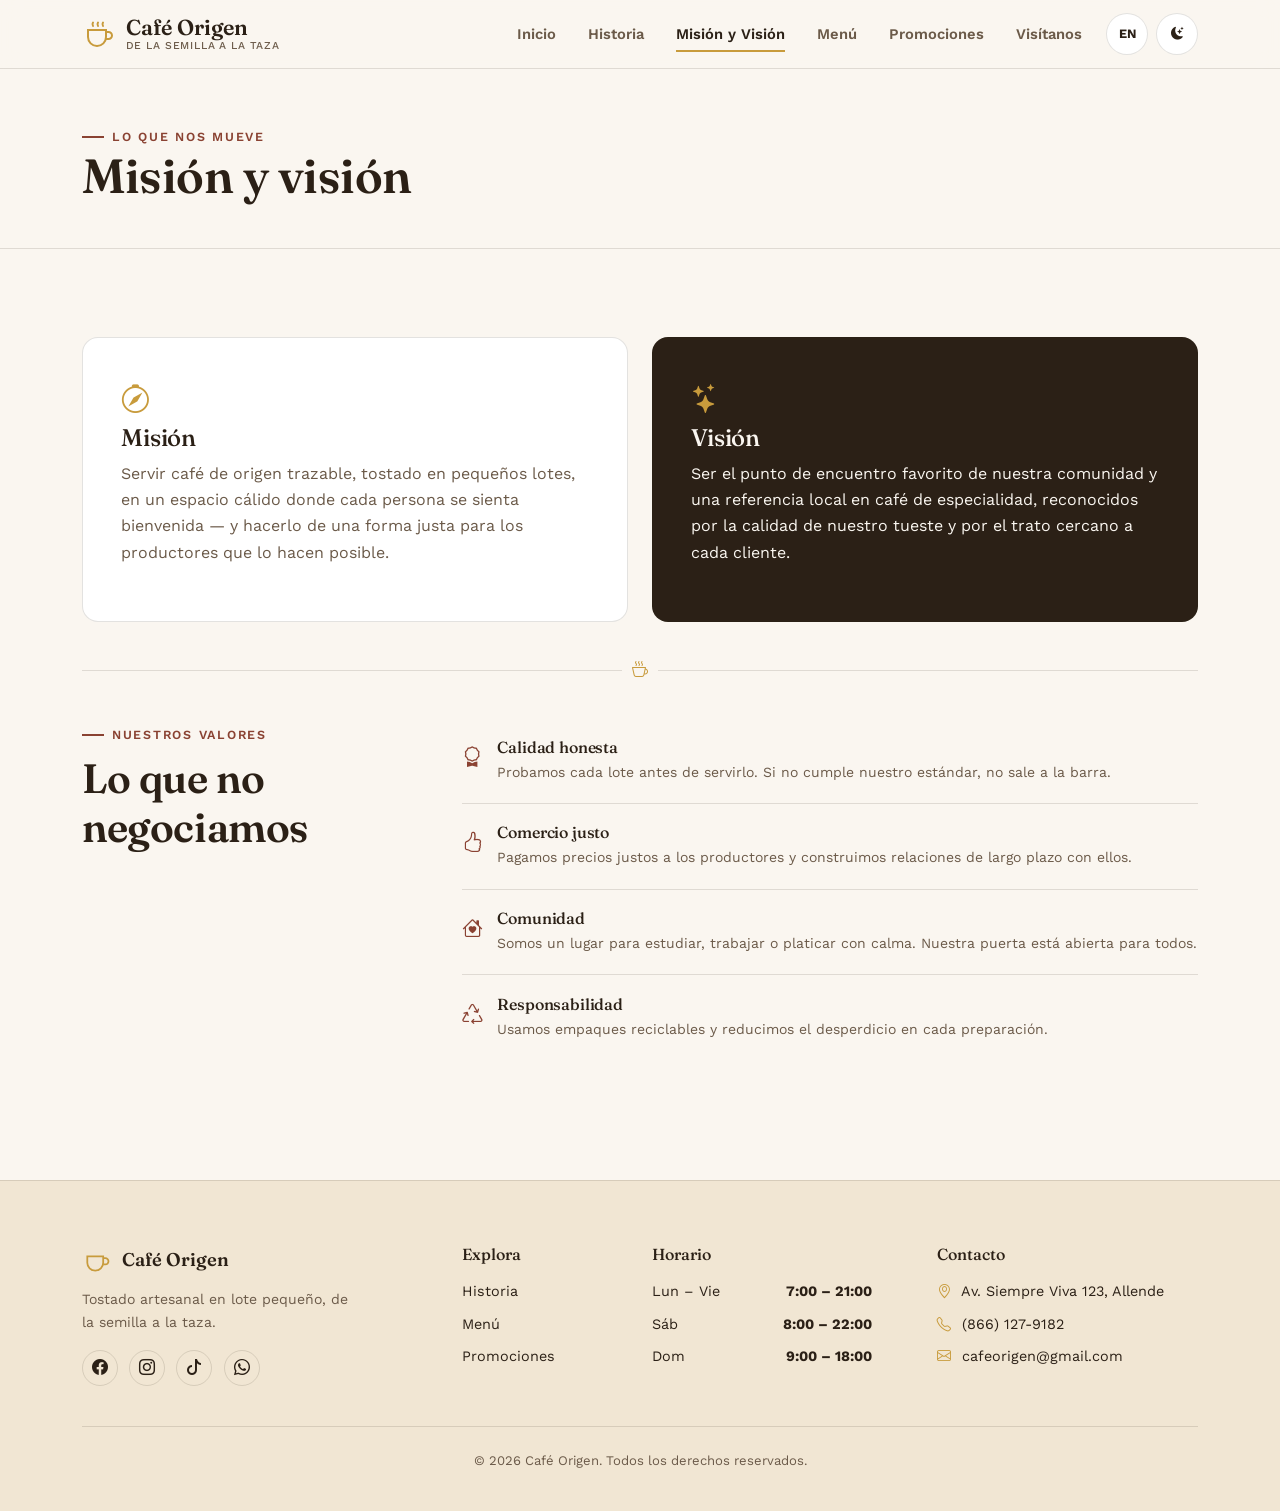
<file: mision-vision.html>
<!DOCTYPE html>
<html lang="es">
<head>
<meta charset="UTF-8">
<meta name="viewport" content="width=device-width, initial-scale=1.0">
<title>Misión y Visión · Café Origen</title>
<meta name="description" content="Café Origen — tostado artesanal, de la semilla a la taza.">

<link href="https://cdn.jsdelivr.net/npm/bootstrap@5.3.3/dist/css/bootstrap.min.css" rel="stylesheet">
<link rel="stylesheet" href="https://cdn.jsdelivr.net/npm/bootstrap-icons@1.11.3/font/bootstrap-icons.css">
<link rel="preconnect" href="https://fonts.googleapis.com">
<link href="https://fonts.googleapis.com/css2?family=Fraunces:opsz,wght@9..144,400;9..144,500;9..144,600;9..144,700&family=Work+Sans:wght@400;500;600;700&display=swap" rel="stylesheet">
<link rel="stylesheet" href="assets/css/style.css">

<script>
(function(){
  var tema = localStorage.getItem('co-theme');
  if (tema === 'dark') document.documentElement.setAttribute('data-theme','dark');
  var idioma = localStorage.getItem('co-lang') || 'es';
  document.documentElement.setAttribute('data-lang', idioma);
})();
</script>
</head>
<body>

<a class="skip-link" href="#contenido">Saltar al contenido / Skip to content</a>

<header class="site-header">
  <nav class="navbar navbar-expand-lg co-navbar">
    <div class="container">
      <a class="navbar-brand co-brand" href="index.html">
        <span class="co-brand-mark" aria-hidden="true">
          <svg width="34" height="34" viewBox="0 0 34 34" fill="none" xmlns="http://www.w3.org/2000/svg">
            <path d="M6 13h18v7a9 9 0 0 1-9 9v0a9 9 0 0 1-9-9v-7Z" stroke="currentColor" stroke-width="2"/>
            <path d="M24 15h2.5A3.5 3.5 0 0 1 30 18.5v0A3.5 3.5 0 0 1 26.5 22H24" stroke="currentColor" stroke-width="2"/>
            <path d="M11 9c-.8-1.2-.8-2.2 0-3.5M16 9c-.8-1.2-.8-2.2 0-3.5M21 9c-.8-1.2-.8-2.2 0-3.5" stroke="currentColor" stroke-width="2" stroke-linecap="round"/>
          </svg>
        </span>
        <span class="co-brand-text">
          Café Origen
          <small class="co-brand-tag lang-es">De la semilla a la taza</small>
          <small class="co-brand-tag lang-en">From seed to cup</small>
        </span>
      </a>

      <button class="navbar-toggler" type="button" data-bs-toggle="collapse" data-bs-target="#navPrincipal" aria-controls="navPrincipal" aria-expanded="false" aria-label="Abrir menú">
        <span class="navbar-toggler-icon"></span>
      </button>

      <div class="collapse navbar-collapse" id="navPrincipal">
        <ul class="navbar-nav ms-auto mb-2 mb-lg-0 align-items-lg-center">
          <li class="nav-item"><a class="nav-link" href="index.html"><span class="lang-es">Inicio</span><span class="lang-en">Home</span></a></li>
          <li class="nav-item"><a class="nav-link" href="historia.html"><span class="lang-es">Historia</span><span class="lang-en">Our Story</span></a></li>
          <li class="nav-item"><a class="nav-link is-active" href="mision-vision.html"><span class="lang-es">Misión y Visión</span><span class="lang-en">Mission &amp; Vision</span></a></li>
          <li class="nav-item"><a class="nav-link" href="menu.html"><span class="lang-es">Menú</span><span class="lang-en">Menu</span></a></li>
          <li class="nav-item"><a class="nav-link" href="promociones.html"><span class="lang-es">Promociones</span><span class="lang-en">Deals</span></a></li>
          <li class="nav-item"><a class="nav-link" href="visitanos.html"><span class="lang-es">Visítanos</span><span class="lang-en">Visit Us</span></a></li>
        </ul>

        <div class="co-controls">
          <button id="btnIdioma" class="co-pill-btn" type="button" title="Cambiar idioma / Switch language">
            <span class="lang-es">EN</span><span class="lang-en">ES</span>
          </button>
          <button id="btnTema" class="co-pill-btn co-theme-btn" type="button" title="Modo oscuro / Dark mode">
            <i class="bi bi-moon-stars-fill co-icon-dark"></i>
            <i class="bi bi-sun-fill co-icon-light"></i>
          </button>
        </div>
      </div>
    </div>
  </nav>
</header>

<main id="contenido">

<section class="page-hero">
  <div class="container">
    <span class="eyebrow"><span class="lang-es">Lo que nos mueve</span><span class="lang-en">What drives us</span></span>
    <h1><span class="lang-es">Misión y visión</span><span class="lang-en">Mission &amp; vision</span></h1>
  </div>
</section>

<section class="section">
  <div class="container">
    <div class="row g-4">
      <div class="col-lg-6">
        <div class="mv-card is-mission">
          <i class="bi bi-compass"></i>
          <h3 class="h4 lang-es">Misión</h3>
          <h3 class="h4 lang-en">Mission</h3>
          <p class="lang-es">Servir café de origen trazable, tostado en pequeños lotes, en un espacio cálido donde cada persona se sienta bienvenida — y hacerlo de una forma justa para los productores que lo hacen posible.</p>
          <p class="lang-en">To serve traceable, small-batch roasted coffee in a warm space where everyone feels welcome — done in a way that's fair to the growers who make it possible.</p>
        </div>
      </div>
      <div class="col-lg-6">
        <div class="mv-card is-vision">
          <i class="bi bi-stars"></i>
          <h3 class="h4 lang-es">Visión</h3>
          <h3 class="h4 lang-en">Vision</h3>
          <p class="lang-es">Ser el punto de encuentro favorito de nuestra comunidad y una referencia local en café de especialidad, reconocidos por la calidad de nuestro tueste y por el trato cercano a cada cliente.</p>
          <p class="lang-en">To be our community's favorite meeting spot and a local reference for specialty coffee, known for the quality of our roast and the closeness of our service.</p>
        </div>
      </div>
    </div>

    <div class="divider-bean"><i class="bi bi-cup-hot"></i></div>

    <div class="row align-items-start gy-4">
      <div class="col-lg-4">
        <span class="eyebrow"><span class="lang-es">Nuestros valores</span><span class="lang-en">Our values</span></span>
        <h2 class="section-title mt-2"><span class="lang-es">Lo que no negociamos</span><span class="lang-en">What we won't compromise on</span></h2>
      </div>
      <div class="col-lg-8">
        <div class="value-chip">
          <i class="bi bi-award bi-sm"></i>
          <div>
            <h4 class="h6 mb-1 lang-es">Calidad honesta</h4>
            <h4 class="h6 mb-1 lang-en">Honest quality</h4>
            <p class="mb-0 small lang-es">Probamos cada lote antes de servirlo. Si no cumple nuestro estándar, no sale a la barra.</p>
            <p class="mb-0 small lang-en">We taste every batch before serving it. If it doesn't meet our standard, it doesn't reach the bar.</p>
          </div>
        </div>
        <div class="value-chip">
          <i class="bi bi-hand-thumbs-up"></i>
          <div>
            <h4 class="h6 mb-1 lang-es">Comercio justo</h4>
            <h4 class="h6 mb-1 lang-en">Fair trade</h4>
            <p class="mb-0 small lang-es">Pagamos precios justos a los productores y construimos relaciones de largo plazo con ellos.</p>
            <p class="mb-0 small lang-en">We pay fair prices to growers and build long-term relationships with them.</p>
          </div>
        </div>
        <div class="value-chip">
          <i class="bi bi-house-heart"></i>
          <div>
            <h4 class="h6 mb-1 lang-es">Comunidad</h4>
            <h4 class="h6 mb-1 lang-en">Community</h4>
            <p class="mb-0 small lang-es">Somos un lugar para estudiar, trabajar o platicar con calma. Nuestra puerta está abierta para todos.</p>
            <p class="mb-0 small lang-en">We're a place to study, work, or chat unhurried. Our door is open to everyone.</p>
          </div>
        </div>
        <div class="value-chip">
          <i class="bi bi-recycle"></i>
          <div>
            <h4 class="h6 mb-1 lang-es">Responsabilidad</h4>
            <h4 class="h6 mb-1 lang-en">Responsibility</h4>
            <p class="mb-0 small lang-es">Usamos empaques reciclables y reducimos el desperdicio en cada preparación.</p>
            <p class="mb-0 small lang-en">We use recyclable packaging and reduce waste in every preparation.</p>
          </div>
        </div>
      </div>
    </div>
  </div>
</section>

</main>

<footer class="site-footer">
  <div class="container">
    <div class="row gy-4">
      <div class="col-lg-4">
        <a class="co-brand co-brand-footer" href="index.html">
          <span class="co-brand-mark" aria-hidden="true">
            <svg width="30" height="30" viewBox="0 0 34 34" fill="none" xmlns="http://www.w3.org/2000/svg">
              <path d="M6 13h18v7a9 9 0 0 1-9 9v0a9 9 0 0 1-9-9v-7Z" stroke="currentColor" stroke-width="2"/>
              <path d="M24 15h2.5A3.5 3.5 0 0 1 30 18.5v0A3.5 3.5 0 0 1 26.5 22H24" stroke="currentColor" stroke-width="2"/>
            </svg>
          </span>
          <span class="co-brand-text">Café Origen</span>
        </a>
        <p class="footer-tag lang-es">Tostado artesanal en lote pequeño, de la semilla a la taza.</p>
        <p class="footer-tag lang-en">Small-batch artisan roasting, from seed to cup.</p>
        <div class="footer-social">
          <a href="#" aria-label="Facebook"><i class="bi bi-facebook"></i></a>
          <a href="#" aria-label="Instagram"><i class="bi bi-instagram"></i></a>
          <a href="#" aria-label="TikTok"><i class="bi bi-tiktok"></i></a>
          <a href="#" aria-label="WhatsApp"><i class="bi bi-whatsapp"></i></a>
        </div>
      </div>

      <div class="col-lg-2 col-6">
        <h6 class="footer-heading"><span class="lang-es">Explora</span><span class="lang-en">Explore</span></h6>
        <ul class="footer-links">
          <li><a href="historia.html"><span class="lang-es">Historia</span><span class="lang-en">Our Story</span></a></li>
          <li><a href="menu.html"><span class="lang-es">Menú</span><span class="lang-en">Menu</span></a></li>
          <li><a href="promociones.html"><span class="lang-es">Promociones</span><span class="lang-en">Deals</span></a></li>
        </ul>
      </div>

      <div class="col-lg-3 col-6">
        <h6 class="footer-heading"><span class="lang-es">Horario</span><span class="lang-en">Hours</span></h6>
        <ul class="footer-links footer-hours">
          <li><span class="lang-es">Lun – Vie</span><span class="lang-en">Mon – Fri</span> <b>7:00 – 21:00</b></li>
          <li><span class="lang-es">Sáb</span><span class="lang-en">Sat</span> <b>8:00 – 22:00</b></li>
          <li><span class="lang-es">Dom</span><span class="lang-en">Sun</span> <b>9:00 – 18:00</b></li>
        </ul>
      </div>

      <div class="col-lg-3">
        <h6 class="footer-heading"><span class="lang-es">Contacto</span><span class="lang-en">Contact</span></h6>
        <ul class="footer-links">
          <li><i class="bi bi-geo-alt"></i> Av. Siempre Viva 123, Allende</li>
          <li><i class="bi bi-telephone"></i> (866) 127-9182</li>
          <li><i class="bi bi-envelope"></i> cafeorigen@gmail.com</li>
        </ul>
      </div>
    </div>

    <div class="footer-bottom">
      <p>&copy; <span class="js-anio-actual">2026</span> Café Origen. <span class="lang-es">Todos los derechos reservados.</span><span class="lang-en">All rights reserved.</span></p>
    </div>
  </div>
</footer>

<button id="btnArriba" class="co-back-top" type="button" aria-label="Volver arriba">
  <i class="bi bi-arrow-up"></i>
</button>

<script src="https://cdn.jsdelivr.net/npm/bootstrap@5.3.3/dist/js/bootstrap.bundle.min.js"></script>
<script src="assets/js/script.js"></script>
</body>
</html>
</file>
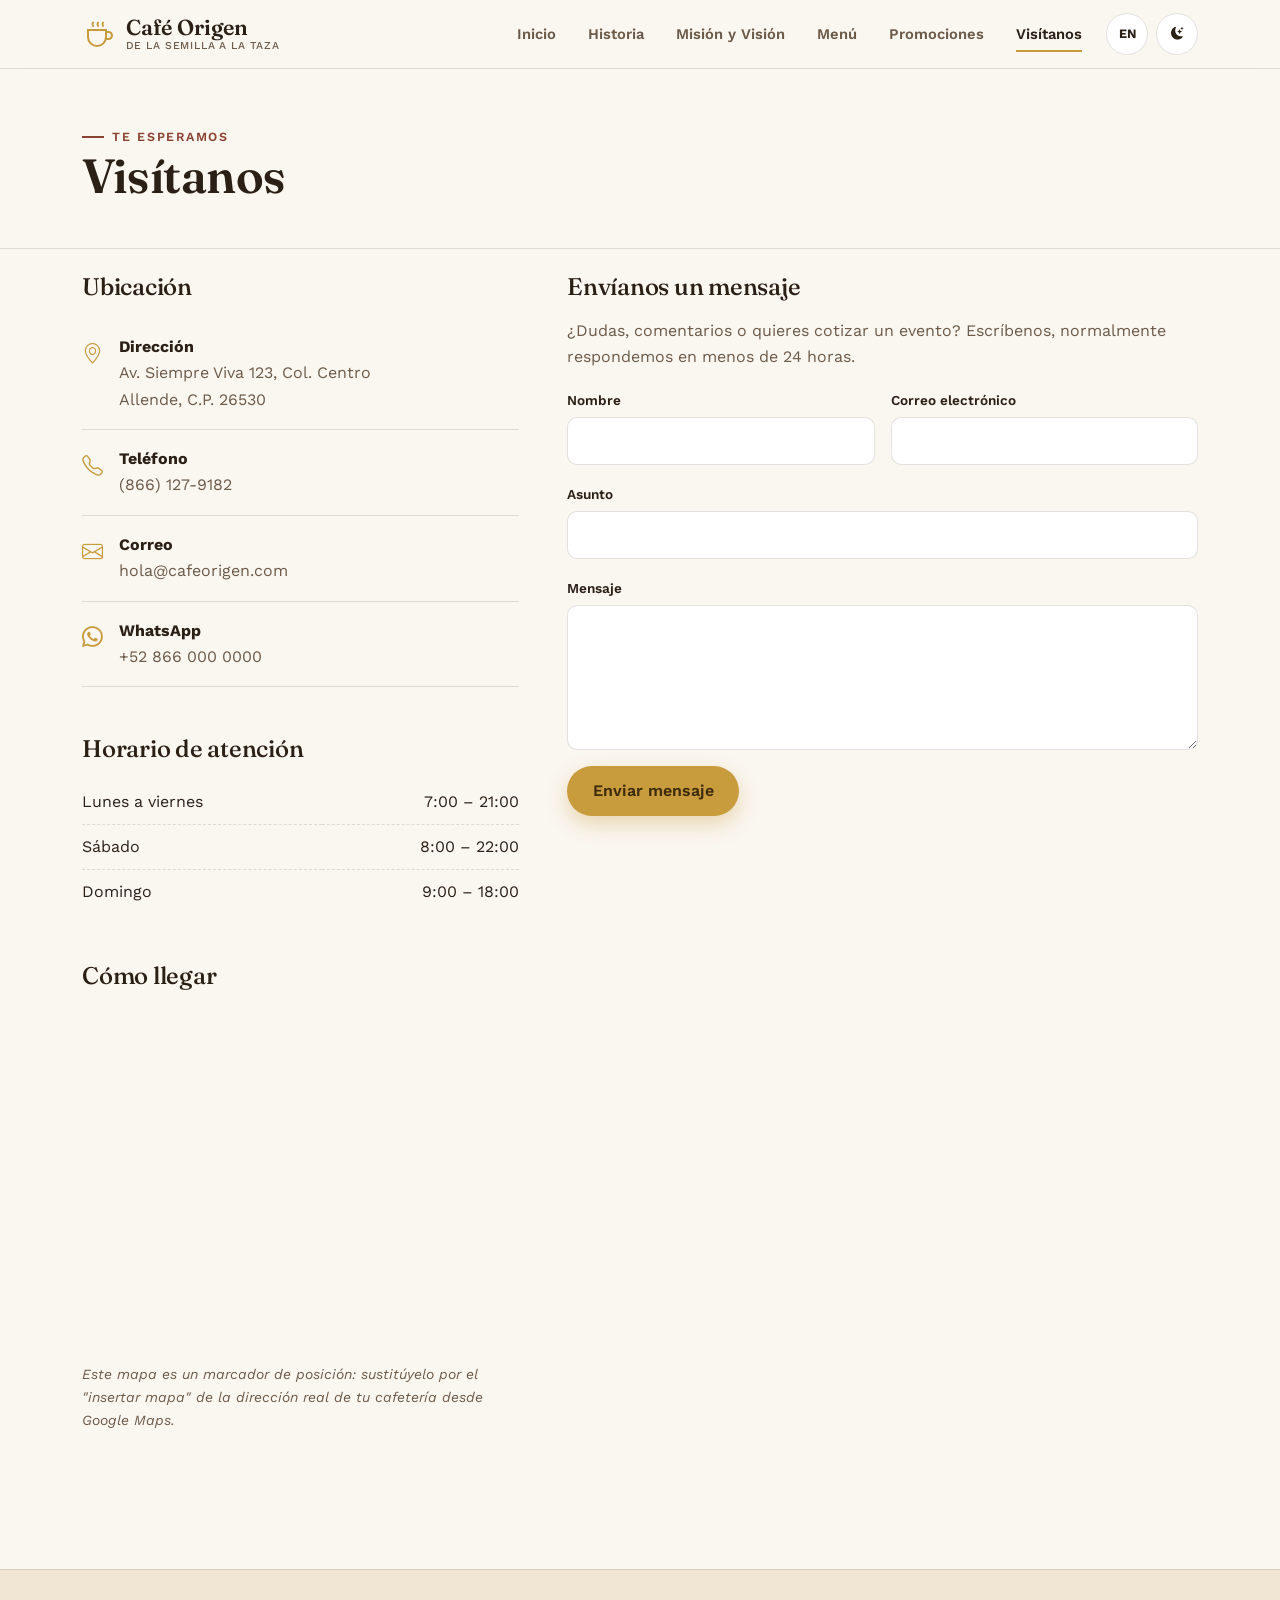
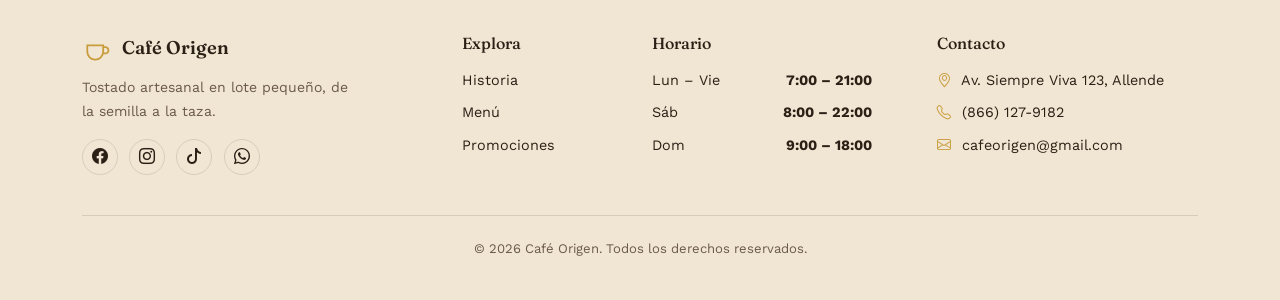
<file: visitanos.html>
<!DOCTYPE html>
<html lang="es">
<head>
<meta charset="UTF-8">
<meta name="viewport" content="width=device-width, initial-scale=1.0">
<title>Visítanos · Café Origen</title>
<meta name="description" content="Café Origen — tostado artesanal, de la semilla a la taza.">

<link href="https://cdn.jsdelivr.net/npm/bootstrap@5.3.3/dist/css/bootstrap.min.css" rel="stylesheet">
<link rel="stylesheet" href="https://cdn.jsdelivr.net/npm/bootstrap-icons@1.11.3/font/bootstrap-icons.css">
<link rel="preconnect" href="https://fonts.googleapis.com">
<link href="https://fonts.googleapis.com/css2?family=Fraunces:opsz,wght@9..144,400;9..144,500;9..144,600;9..144,700&family=Work+Sans:wght@400;500;600;700&display=swap" rel="stylesheet">
<link rel="stylesheet" href="assets/css/style.css">

<script>
(function(){
  var tema = localStorage.getItem('co-theme');
  if (tema === 'dark') document.documentElement.setAttribute('data-theme','dark');
  var idioma = localStorage.getItem('co-lang') || 'es';
  document.documentElement.setAttribute('data-lang', idioma);
})();
</script>
</head>
<body>

<a class="skip-link" href="#contenido">Saltar al contenido / Skip to content</a>

<header class="site-header">
  <nav class="navbar navbar-expand-lg co-navbar">
    <div class="container">
      <a class="navbar-brand co-brand" href="index.html">
        <span class="co-brand-mark" aria-hidden="true">
          <svg width="34" height="34" viewBox="0 0 34 34" fill="none" xmlns="http://www.w3.org/2000/svg">
            <path d="M6 13h18v7a9 9 0 0 1-9 9v0a9 9 0 0 1-9-9v-7Z" stroke="currentColor" stroke-width="2"/>
            <path d="M24 15h2.5A3.5 3.5 0 0 1 30 18.5v0A3.5 3.5 0 0 1 26.5 22H24" stroke="currentColor" stroke-width="2"/>
            <path d="M11 9c-.8-1.2-.8-2.2 0-3.5M16 9c-.8-1.2-.8-2.2 0-3.5M21 9c-.8-1.2-.8-2.2 0-3.5" stroke="currentColor" stroke-width="2" stroke-linecap="round"/>
          </svg>
        </span>
        <span class="co-brand-text">
          Café Origen
          <small class="co-brand-tag lang-es">De la semilla a la taza</small>
          <small class="co-brand-tag lang-en">From seed to cup</small>
        </span>
      </a>

      <button class="navbar-toggler" type="button" data-bs-toggle="collapse" data-bs-target="#navPrincipal" aria-controls="navPrincipal" aria-expanded="false" aria-label="Abrir menú">
        <span class="navbar-toggler-icon"></span>
      </button>

      <div class="collapse navbar-collapse" id="navPrincipal">
        <ul class="navbar-nav ms-auto mb-2 mb-lg-0 align-items-lg-center">
          <li class="nav-item"><a class="nav-link" href="index.html"><span class="lang-es">Inicio</span><span class="lang-en">Home</span></a></li>
          <li class="nav-item"><a class="nav-link" href="historia.html"><span class="lang-es">Historia</span><span class="lang-en">Our Story</span></a></li>
          <li class="nav-item"><a class="nav-link" href="mision-vision.html"><span class="lang-es">Misión y Visión</span><span class="lang-en">Mission &amp; Vision</span></a></li>
          <li class="nav-item"><a class="nav-link" href="menu.html"><span class="lang-es">Menú</span><span class="lang-en">Menu</span></a></li>
          <li class="nav-item"><a class="nav-link" href="promociones.html"><span class="lang-es">Promociones</span><span class="lang-en">Deals</span></a></li>
          <li class="nav-item"><a class="nav-link is-active" href="visitanos.html"><span class="lang-es">Visítanos</span><span class="lang-en">Visit Us</span></a></li>
        </ul>

        <div class="co-controls">
          <button id="btnIdioma" class="co-pill-btn" type="button" title="Cambiar idioma / Switch language">
            <span class="lang-es">EN</span><span class="lang-en">ES</span>
          </button>
          <button id="btnTema" class="co-pill-btn co-theme-btn" type="button" title="Modo oscuro / Dark mode">
            <i class="bi bi-moon-stars-fill co-icon-dark"></i>
            <i class="bi bi-sun-fill co-icon-light"></i>
          </button>
        </div>
      </div>
    </div>
  </nav>
</header>

<main id="contenido">

<section class="page-hero">
  <div class="container">
    <span class="eyebrow"><span class="lang-es">Te esperamos</span><span class="lang-en">We're waiting for you</span></span>
    <h1><span class="lang-es">Visítanos</span><span class="lang-en">Visit us</span></h1>
  </div>
</section>

<section class="section pt-4">
  <div class="container">
    <div class="row g-5">
      <!-- Ubicación, horario y datos de contacto -->
      <div class="col-lg-5">
        <h2 class="h4 mb-3 lang-es">Ubicación</h2>
        <h2 class="h4 mb-3 lang-en">Location</h2>

        <div class="info-row">
          <i class="bi bi-geo-alt"></i>
          <div>
            <strong class="lang-es">Dirección</strong><strong class="lang-en">Address</strong>
            <p class="mb-0">Av. Siempre Viva 123, Col. Centro<br>Allende, C.P. 26530</p>
          </div>
        </div>
        <div class="info-row">
          <i class="bi bi-telephone"></i>
          <div>
            <strong class="lang-es">Teléfono</strong><strong class="lang-en">Phone</strong>
            <p class="mb-0"><a href="tel:+528660000000">(866) 127-9182</a></p>
          </div>
        </div>
        <div class="info-row">
          <i class="bi bi-envelope"></i>
          <div>
            <strong class="lang-es">Correo</strong><strong class="lang-en">Email</strong>
            <p class="mb-0"><a href="mailto:hola@cafeorigen.com">hola@cafeorigen.com</a></p>
          </div>
        </div>
        <div class="info-row">
          <i class="bi bi-whatsapp"></i>
          <div>
            <strong>WhatsApp</strong>
            <p class="mb-0"><a href="https://wa.me/528660000000" target="_blank" rel="noopener">+52 866 000 0000</a></p>
          </div>
        </div>

        <h2 class="h4 mt-5 mb-3 lang-es">Horario de atención</h2>
        <h2 class="h4 mt-5 mb-3 lang-en">Opening hours</h2>
        <table class="hours-table">
          <tr><td class="lang-es">Lunes a viernes</td><td class="lang-en">Monday to Friday</td><td class="text-end">7:00 – 21:00</td></tr>
          <tr><td class="lang-es">Sábado</td><td class="lang-en">Saturday</td><td class="text-end">8:00 – 22:00</td></tr>
          <tr><td class="lang-es">Domingo</td><td class="lang-en">Sunday</td><td class="text-end">9:00 – 18:00</td></tr>
        </table>

        <h2 class="h4 mt-5 mb-3 lang-es">Cómo llegar</h2>
        <h2 class="h4 mt-5 mb-3 lang-en">Getting here</h2>
        <iframe
          class="map-frame"
          src="https://www.google.com/maps?q=Monclova,Coahuila,Mexico&output=embed"
          loading="lazy"
          referrerpolicy="no-referrer-when-downgrade"
          title="Ubicación de Café Origen en Google Maps">
        </iframe>
        <p class="small mt-2 lang-es"><em>Este mapa es un marcador de posición: sustitúyelo por el "insertar mapa" de la dirección real de tu cafetería desde Google Maps.</em></p>
        <p class="small mt-2 lang-en"><em>This map is a placeholder: replace it with the real "embed map" from your café's actual address in Google Maps.</em></p>
      </div>

      <!-- Formulario de contacto -->
      <div class="col-lg-7" id="contacto">
        <h2 class="h4 mb-3 lang-es">Envíanos un mensaje</h2>
        <h2 class="h4 mb-3 lang-en">Send us a message</h2>
        <p class="section-lead lang-es">¿Dudas, comentarios o quieres cotizar un evento? Escríbenos, normalmente respondemos en menos de 24 horas.</p>
        <p class="section-lead lang-en">Questions, feedback, or planning an event? Write to us — we usually reply within 24 hours.</p>

        <div id="alertaExito" class="co-alert-success mb-4" hidden>
          <span class="lang-es">¡Gracias! Tu mensaje fue enviado correctamente. Te responderemos pronto.</span>
          <span class="lang-en">Thanks! Your message was sent successfully. We'll get back to you soon.</span>
        </div>
        <div id="alertaError" class="co-alert-error mb-4" hidden>
          <span class="lang-es">Revisa los campos marcados: nombre, correo válido y mensaje son obligatorios.</span>
          <span class="lang-en">Please check the highlighted fields: name, a valid email and message are required.</span>
        </div>

        <form id="formContacto" class="co-form" novalidate>
          <div class="honeypot" aria-hidden="true">
            <label for="sitio_web">Sitio web</label>
            <input type="text" id="sitio_web" name="sitio_web" tabindex="-1" autocomplete="off">
          </div>

          <div class="row g-3">
            <div class="col-md-6">
              <label for="nombre" class="lang-es">Nombre</label>
              <label for="nombre" class="lang-en">Name</label>
              <input type="text" class="form-control" id="nombre" name="nombre" required>
            </div>
            <div class="col-md-6">
              <label for="email" class="lang-es">Correo electrónico</label>
              <label for="email" class="lang-en">Email</label>
              <input type="email" class="form-control" id="email" name="email" required>
            </div>
            <div class="col-12">
              <label for="asunto" class="lang-es">Asunto</label>
              <label for="asunto" class="lang-en">Subject</label>
              <input type="text" class="form-control" id="asunto" name="asunto">
            </div>
            <div class="col-12">
              <label for="mensaje" class="lang-es">Mensaje</label>
              <label for="mensaje" class="lang-en">Message</label>
              <textarea class="form-control" id="mensaje" name="mensaje" rows="5" required></textarea>
            </div>
            <div class="col-12">
              <button type="submit" class="btn-co-primary">
                <span class="lang-es">Enviar mensaje</span><span class="lang-en">Send message</span>
              </button>
            </div>
          </div>
        </form>
      </div>
    </div>
  </div>
</section>

</main>

<footer class="site-footer">
  <div class="container">
    <div class="row gy-4">
      <div class="col-lg-4">
        <a class="co-brand co-brand-footer" href="index.html">
          <span class="co-brand-mark" aria-hidden="true">
            <svg width="30" height="30" viewBox="0 0 34 34" fill="none" xmlns="http://www.w3.org/2000/svg">
              <path d="M6 13h18v7a9 9 0 0 1-9 9v0a9 9 0 0 1-9-9v-7Z" stroke="currentColor" stroke-width="2"/>
              <path d="M24 15h2.5A3.5 3.5 0 0 1 30 18.5v0A3.5 3.5 0 0 1 26.5 22H24" stroke="currentColor" stroke-width="2"/>
            </svg>
          </span>
          <span class="co-brand-text">Café Origen</span>
        </a>
        <p class="footer-tag lang-es">Tostado artesanal en lote pequeño, de la semilla a la taza.</p>
        <p class="footer-tag lang-en">Small-batch artisan roasting, from seed to cup.</p>
        <div class="footer-social">
          <a href="#" aria-label="Facebook"><i class="bi bi-facebook"></i></a>
          <a href="#" aria-label="Instagram"><i class="bi bi-instagram"></i></a>
          <a href="#" aria-label="TikTok"><i class="bi bi-tiktok"></i></a>
          <a href="#" aria-label="WhatsApp"><i class="bi bi-whatsapp"></i></a>
        </div>
      </div>

      <div class="col-lg-2 col-6">
        <h6 class="footer-heading"><span class="lang-es">Explora</span><span class="lang-en">Explore</span></h6>
        <ul class="footer-links">
          <li><a href="historia.html"><span class="lang-es">Historia</span><span class="lang-en">Our Story</span></a></li>
          <li><a href="menu.html"><span class="lang-es">Menú</span><span class="lang-en">Menu</span></a></li>
          <li><a href="promociones.html"><span class="lang-es">Promociones</span><span class="lang-en">Deals</span></a></li>
        </ul>
      </div>

      <div class="col-lg-3 col-6">
        <h6 class="footer-heading"><span class="lang-es">Horario</span><span class="lang-en">Hours</span></h6>
        <ul class="footer-links footer-hours">
          <li><span class="lang-es">Lun – Vie</span><span class="lang-en">Mon – Fri</span> <b>7:00 – 21:00</b></li>
          <li><span class="lang-es">Sáb</span><span class="lang-en">Sat</span> <b>8:00 – 22:00</b></li>
          <li><span class="lang-es">Dom</span><span class="lang-en">Sun</span> <b>9:00 – 18:00</b></li>
        </ul>
      </div>

      <div class="col-lg-3">
        <h6 class="footer-heading"><span class="lang-es">Contacto</span><span class="lang-en">Contact</span></h6>
        <ul class="footer-links">
          <li><i class="bi bi-geo-alt"></i> Av. Siempre Viva 123, Allende</li>
          <li><i class="bi bi-telephone"></i> (866) 127-9182</li>
          <li><i class="bi bi-envelope"></i> cafeorigen@gmail.com</li>
        </ul>
      </div>
    </div>

    <div class="footer-bottom">
      <p>&copy; <span class="js-anio-actual">2026</span> Café Origen. <span class="lang-es">Todos los derechos reservados.</span><span class="lang-en">All rights reserved.</span></p>
    </div>
  </div>
</footer>

<button id="btnArriba" class="co-back-top" type="button" aria-label="Volver arriba">
  <i class="bi bi-arrow-up"></i>
</button>

<script src="https://cdn.jsdelivr.net/npm/bootstrap@5.3.3/dist/js/bootstrap.bundle.min.js"></script>
<script src="assets/js/script.js"></script>
</body>
</html>
</file>
<file: assets/css/style.css>
/* =========================================================
   CAFÉ ORIGEN — hoja de estilos
   Identidad: tueste artesanal, "de la semilla a la taza".
   Paleta: espresso casi negro + dorado tueste + ladrillo apagado
   sobre pergamino cálido. Tipografía Fraunces (display) + Work Sans.
   ========================================================= */

:root{
  --co-bg:        #FAF6F0;
  --co-bg-alt:    #F1E6D3;
  --co-surface:   #FFFFFF;
  --co-ink:       #2B2016;
  --co-ink-soft:  #6B5A49;
  --co-accent:    #C89B3C;
  --co-accent-ink:#3D2B0E;
  --co-brick:     #8A4232;
  --co-line:      rgba(43,32,22,.13);
  --co-shadow:    0 14px 34px rgba(43,32,22,.10);
  --font-display: "Fraunces", Georgia, serif;
  --font-body:    "Work Sans", -apple-system, sans-serif;
  --radius: 16px;
  color-scheme: light;
}

[data-theme="dark"]{
  --co-bg:        #17120D;
  --co-bg-alt:    #1E1710;
  --co-surface:   #241B13;
  --co-ink:       #F3E9DA;
  --co-ink-soft:  #C6B49E;
  --co-accent:    #E0B15C;
  --co-accent-ink:#20150A;
  --co-brick:     #D08867;
  --co-line:      rgba(243,233,218,.14);
  --co-shadow:    0 14px 34px rgba(0,0,0,.45);
  color-scheme: dark;
}

/* ---------- Idioma: ES por defecto ---------- */
html[data-lang="es"] .lang-en{ display:none !important; }
html[data-lang="en"] .lang-es{ display:none !important; }

/* ---------- Base ---------- */
*{ box-sizing:border-box; }
html{ scroll-behavior:smooth; }
body{
  background:var(--co-bg);
  color:var(--co-ink);
  font-family:var(--font-body);
  font-size:16px;
  line-height:1.65;
  transition:background .3s ease, color .3s ease;
}
h1,h2,h3,h4,.font-display{
  font-family:var(--font-display);
  font-weight:600;
  color:var(--co-ink);
  letter-spacing:-.01em;
}
h2.section-title{
  font-size:clamp(1.8rem,3.2vw,2.6rem);
  margin-bottom:.4rem;
}
p{ color:var(--co-ink-soft); }
a{ color:inherit; text-decoration:none; }
::selection{ background:var(--co-accent); color:var(--co-accent-ink); }

.skip-link{
  position:absolute; left:-999px; top:0; background:var(--co-accent);
  color:var(--co-accent-ink); padding:.6rem 1rem; z-index:2000; border-radius:0 0 8px 0;
}
.skip-link:focus{ left:0; }

.eyebrow{
  display:inline-flex; align-items:center; gap:.5rem;
  font-family:var(--font-body); font-weight:600; font-size:.78rem;
  letter-spacing:.14em; text-transform:uppercase; color:var(--co-brick);
}
.eyebrow::before{
  content:""; width:22px; height:2px; background:var(--co-brick); display:inline-block;
}

.section{ padding:5.5rem 0; }
.section-alt{ background:var(--co-bg-alt); }
.section-lead{ max-width:640px; color:var(--co-ink-soft); }

/* Textura de granos sutil de fondo (decorativa) */
.bean-texture{
  position:absolute; inset:0; opacity:.05; pointer-events:none;
  background-image:radial-gradient(circle at 20% 30%, var(--co-ink) 0 2px, transparent 2px),
                    radial-gradient(circle at 70% 60%, var(--co-ink) 0 2px, transparent 2px),
                    radial-gradient(circle at 40% 80%, var(--co-ink) 0 2px, transparent 2px);
  background-size:180px 180px;
}

/* ---------- Botones ---------- */
.btn-co-primary{
  background:var(--co-accent); color:var(--co-accent-ink); border:none;
  padding:.75rem 1.6rem; border-radius:999px; font-weight:600;
  transition:transform .2s ease, box-shadow .2s ease;
  box-shadow:0 8px 20px rgba(200,155,60,.35);
}
.btn-co-primary:hover{ transform:translateY(-2px); color:var(--co-accent-ink); }
.btn-co-outline{
  background:transparent; border:1.5px solid var(--co-line); color:var(--co-ink);
  padding:.72rem 1.55rem; border-radius:999px; font-weight:600; transition:.2s ease;
}
.btn-co-outline:hover{ border-color:var(--co-accent); color:var(--co-ink); background:rgba(200,155,60,.08); }

/* ---------- Navbar ---------- */
.site-header{
  position:sticky; top:0; z-index:1000;
  background:color-mix(in srgb, var(--co-bg) 88%, transparent);
  backdrop-filter:blur(10px);
  border-bottom:1px solid var(--co-line);
}
.co-navbar{ padding:.7rem 0; }
.co-brand{ display:flex; align-items:center; gap:.6rem; }
.co-brand-mark{ color:var(--co-accent); display:inline-flex; }
.co-brand-text{
  font-family:var(--font-display); font-weight:600; font-size:1.35rem; color:var(--co-ink);
  display:flex; flex-direction:column; line-height:1.1;
}
.co-brand-tag{ font-family:var(--font-body); font-size:.66rem; font-weight:500; letter-spacing:.08em; color:var(--co-ink-soft); text-transform:uppercase; }

.nav-link{
  font-weight:600; font-size:.92rem; color:var(--co-ink-soft) !important;
  padding:.5rem 1rem !important; position:relative;
}
.nav-link:hover, .nav-link.is-active{ color:var(--co-ink) !important; }
.nav-link.is-active::after{
  content:""; position:absolute; left:1rem; right:1rem; bottom:.15rem; height:2px; background:var(--co-accent);
}

.co-controls{ display:flex; align-items:center; gap:.5rem; margin-left:.5rem; }
.co-pill-btn{
  width:42px; height:42px; border-radius:50%; border:1px solid var(--co-line);
  background:var(--co-surface); color:var(--co-ink); font-weight:700; font-size:.8rem;
  display:inline-flex; align-items:center; justify-content:center; cursor:pointer; transition:.2s ease;
}
.co-pill-btn:hover{ border-color:var(--co-accent); color:var(--co-accent); }
.co-theme-btn .co-icon-light{ display:none; }
[data-theme="dark"] .co-theme-btn .co-icon-dark{ display:none; }
[data-theme="dark"] .co-theme-btn .co-icon-light{ display:inline; }

/* ---------- HERO ---------- */
.hero{
  position:relative; overflow:hidden;
  padding:5rem 0 6rem;
  background:radial-gradient(ellipse at top right, color-mix(in srgb, var(--co-accent) 18%, transparent), transparent 60%);
}
.hero-eyebrow{ margin-bottom:1.2rem; }
.hero h1{
  font-size:clamp(2.4rem,5.4vw,4.1rem); line-height:1.04; margin-bottom:1.3rem;
}
.hero h1 em{ font-style:italic; color:var(--co-brick); }
.hero-sub{ font-size:1.12rem; max-width:480px; margin-bottom:2rem; }
.hero-cta{ display:flex; gap:.9rem; flex-wrap:wrap; }
.hero-stats{ display:flex; gap:2.2rem; margin-top:3rem; flex-wrap:wrap; }
.hero-stat b{ display:block; font-family:var(--font-display); font-size:1.7rem; color:var(--co-ink); }
.hero-stat span{ font-size:.82rem; color:var(--co-ink-soft); }

/* Dial de tueste — elemento distintivo del sitio */
.roast-dial-wrap{ display:flex; align-items:center; justify-content:center; position:relative; }
.roast-dial{
  width:min(360px,80vw); height:min(360px,80vw); border-radius:50%;
  background:conic-gradient(from -40deg,
    #E7CE9E 0deg, #C89B3C 90deg, #8A4232 180deg, #4A2A18 270deg, #2B1710 340deg, #E7CE9E 360deg);
  position:relative; box-shadow:var(--co-shadow);
  animation:spin-slow 26s linear infinite;
}
@keyframes spin-slow{ to{ transform:rotate(360deg); } }
.roast-dial::before{
  content:""; position:absolute; inset:14%; border-radius:50%;
  background:var(--co-bg); box-shadow:inset 0 0 0 1px var(--co-line);
}
.roast-dial-center{
  position:absolute; inset:0; display:flex; align-items:center; justify-content:center;
  flex-direction:column; text-align:center; animation:spin-slow 26s linear infinite reverse;
}
.roast-dial-center b{ font-family:var(--font-display); font-size:1.5rem; }
.roast-dial-center span{ font-size:.72rem; letter-spacing:.1em; text-transform:uppercase; color:var(--co-ink-soft); }
.roast-steam{ position:absolute; width:3px; border-radius:3px; background:var(--co-ink-soft); opacity:.35; animation:steam 4s ease-in-out infinite; }
.roast-steam.s2{ animation-delay:.7s; }
.roast-steam.s3{ animation-delay:1.4s; }
@keyframes steam{
  0%{ height:0; opacity:0; transform:translateY(0) scaleX(1); }
  30%{ opacity:.4; }
  100%{ height:60px; opacity:0; transform:translateY(-60px) scaleX(1.6); }
}
@media (prefers-reduced-motion: reduce){
  .roast-dial, .roast-dial-center, .roast-steam{ animation:none !important; }
}

/* ---------- Tarjetas genéricas ---------- */
.co-card{
  background:var(--co-surface); border:1px solid var(--co-line); border-radius:var(--radius);
  box-shadow:var(--co-shadow); overflow:hidden; height:100%;
}

/* ---------- Historia: línea de tiempo ---------- */
.timeline{ position:relative; padding-left:2.2rem; }
.timeline::before{
  content:""; position:absolute; left:.4rem; top:.4rem; bottom:.4rem; width:2px;
  background:linear-gradient(var(--co-accent), var(--co-brick));
}
.timeline-item{ position:relative; padding-bottom:2.6rem; }
.timeline-item:last-child{ padding-bottom:0; }
.timeline-item::before{
  content:""; position:absolute; left:-2.2rem; top:.3rem; width:14px; height:14px; border-radius:50%;
  background:var(--co-accent); border:3px solid var(--co-bg); box-shadow:0 0 0 1px var(--co-accent);
}
.timeline-year{ font-family:var(--font-display); font-size:1.2rem; color:var(--co-brick); }

/* ---------- Misión / Visión / Valores ---------- */
.mv-card{
  padding:2.4rem; border-radius:var(--radius); height:100%;
  border:1px solid var(--co-line); position:relative; overflow:hidden;
}
.mv-card.is-mission{ background:var(--co-surface); }
.mv-card.is-vision{ background:var(--co-ink); color:var(--co-bg); }
.mv-card.is-vision p, .mv-card.is-vision h3{ color:var(--co-bg); }
.mv-card .bi{ font-size:1.8rem; color:var(--co-accent); margin-bottom:1rem; }
.value-chip{
  display:flex; gap:.9rem; align-items:flex-start; padding:1.2rem 0; border-bottom:1px solid var(--co-line);
}
.value-chip:last-child{ border-bottom:none; }
.value-chip .bi{ font-size:1.3rem; color:var(--co-brick); margin-top:.15rem; }

/* ---------- Menú / productos ---------- */
.menu-filter{ display:flex; gap:.6rem; flex-wrap:wrap; }
.menu-filter-btn{
  border:1px solid var(--co-line); background:var(--co-surface); color:var(--co-ink-soft);
  padding:.5rem 1.1rem; border-radius:999px; font-weight:600; font-size:.85rem; cursor:pointer; transition:.2s ease;
}
.menu-filter-btn.is-active, .menu-filter-btn:hover{ background:var(--co-ink); color:var(--co-bg); border-color:var(--co-ink); }

.product-card{ display:flex; flex-direction:column; }
.product-photo{
  aspect-ratio:4/3; height: 400px; object-fit:cover; background:var(--co-bg-alt);
  border-bottom:1px solid var(--co-line);
}
.product-body{ padding:1.25rem 1.3rem 1.4rem; display:flex; flex-direction:column; gap:.4rem; flex:1; }
.product-top{ display:flex; justify-content:space-between; align-items:baseline; gap:.6rem; }
.product-name{ font-family:var(--font-display); font-size:1.15rem; }
.product-price{ font-family:var(--font-display); font-weight:600; color:var(--co-brick); white-space:nowrap; }
.product-desc{ font-size:.9rem; margin:0; flex:1; }
.intensity{ display:flex; gap:4px; align-items:center; margin-top:.3rem; }
.intensity span{
  width:7px; height:7px; border-radius:50%; background:var(--co-line); display:inline-block;
}
.intensity span.is-filled{ background:var(--co-accent); }
.intensity-label{ font-size:.68rem; text-transform:uppercase; letter-spacing:.08em; color:var(--co-ink-soft); margin-left:.35rem; }

/* ---------- Galería ---------- */
.gallery-grid{ display:grid; grid-template-columns:repeat(4,1fr); gap:.9rem; }
.gallery-grid .g-tall{ grid-row:span 2; }
.gallery-item{
  position:relative; border-radius:var(--radius); overflow:hidden; cursor:zoom-in;
  border:1px solid var(--co-line);
}
.gallery-item img{ width:100%; height:100%; object-fit:cover; display:block; transition:transform .5s ease; }
.gallery-item:hover img{ transform:scale(1.06); }
.gallery-caption{
  position:absolute; inset:auto 0 0 0; padding:.8rem .9rem; font-size:.8rem; font-weight:600;
  background:linear-gradient(transparent, rgba(0,0,0,.65)); color:#fff; opacity:0; transition:opacity .3s ease;
}
.gallery-item:hover .gallery-caption{ opacity:1; }
@media (max-width:991px){ .gallery-grid{ grid-template-columns:repeat(2,1fr); } .gallery-grid .g-tall{ grid-row:span 1; } }

/* ---------- Promociones ---------- */
.promo-card{ display:flex; flex-direction:column; position:relative; }
.promo-photo{ aspect-ratio:16/10; width:100%; object-fit:cover; }
.promo-tag{
  position:absolute; top:1rem; left:1rem; background:var(--co-accent); color:var(--co-accent-ink);
  font-size:.72rem; font-weight:700; padding:.35rem .8rem; border-radius:999px; letter-spacing:.03em;
}
.promo-body{ padding:1.3rem 1.4rem 1.5rem; }

/* ---------- Ubicación / horarios / contacto ---------- */
.info-row{ display:flex; gap:1rem; align-items:flex-start; padding:1rem 0; border-bottom:1px solid var(--co-line); }
.info-row:last-child{ border-bottom:none; }
.info-row .bi{ font-size:1.3rem; color:var(--co-accent); margin-top:.2rem; }
.hours-table{ width:100%; }
.hours-table td{ padding:.55rem 0; border-bottom:1px dashed var(--co-line); }
.hours-table tr:last-child td{ border-bottom:none; }
.map-frame{ width:100%; border:0; border-radius:var(--radius); min-height:340px; filter:grayscale(.15); }
[data-theme="dark"] .map-frame{ filter:grayscale(.4) invert(.92) contrast(.9); }

.co-form label{ font-weight:600; font-size:.85rem; margin-bottom:.35rem; }
.co-form .form-control{
  background:var(--co-surface); border:1px solid var(--co-line); color:var(--co-ink);
  border-radius:10px; padding:.7rem .9rem;
}
.co-form .form-control:focus{
  border-color:var(--co-accent); box-shadow:0 0 0 .2rem rgba(200,155,60,.2); background:var(--co-surface); color:var(--co-ink);
}
.co-alert-success{ background:rgba(60,140,90,.12); border:1px solid rgba(60,140,90,.35); color:#2f6b46; padding:1rem 1.2rem; border-radius:12px; }
[data-theme="dark"] .co-alert-success{ color:#8fe0ac; }
.co-alert-error{ background:rgba(190,60,60,.1); border:1px solid rgba(190,60,60,.35); color:#a23b3b; padding:1rem 1.2rem; border-radius:12px; }
[data-theme="dark"] .co-alert-error{ color:#f0a3a3; }
.honeypot{ position:absolute; left:-9999px; width:1px; height:1px; overflow:hidden; }

/* ---------- CTA banda ---------- */
.cta-band{
  background:var(--co-ink); color:var(--co-bg); border-radius:24px; padding:3.2rem;
  display:flex; justify-content:space-between; align-items:center; gap:2rem; flex-wrap:wrap;
}
.cta-band h3, .cta-band p{ color:var(--co-bg); }
.cta-band p{ opacity:.75; margin:0; }

/* ---------- Footer ---------- */
.site-footer{ background:var(--co-bg-alt); border-top:1px solid var(--co-line); padding:4rem 0 1.5rem; margin-top:2rem; }
.co-brand-footer .co-brand-text{ font-size:1.15rem; }
.footer-tag{ font-size:.88rem; margin:.8rem 0; max-width:280px; }
.footer-social{ display:flex; gap:.7rem; margin-top:1rem; }
.footer-social a{
  width:36px; height:36px; border-radius:50%; border:1px solid var(--co-line); display:inline-flex;
  align-items:center; justify-content:center; transition:.2s ease;
}
.footer-social a:hover{ background:var(--co-accent); border-color:var(--co-accent); color:var(--co-accent-ink); }
.footer-heading{ font-family:var(--font-display); font-size:1rem; margin-bottom:1rem; }
.footer-links{ list-style:none; padding:0; margin:0; display:flex; flex-direction:column; gap:.55rem; font-size:.9rem; }
.footer-links .bi{ color:var(--co-accent); margin-right:.4rem; }
.footer-hours li{ display:flex; justify-content:space-between; gap:.5rem; max-width:220px; }
.footer-bottom{ border-top:1px solid var(--co-line); margin-top:2.5rem; padding-top:1.4rem; font-size:.82rem; color:var(--co-ink-soft); text-align:center; }

.co-back-top{
  position:fixed; right:1.3rem; bottom:1.3rem; width:46px; height:46px; border-radius:50%;
  background:var(--co-accent); color:var(--co-accent-ink); border:none; box-shadow:var(--co-shadow);
  display:flex; align-items:center; justify-content:center; opacity:0; pointer-events:none; transition:.25s ease; z-index:900;
}
.co-back-top.is-visible{ opacity:1; pointer-events:auto; }

/* ---------- Page hero (páginas internas) ---------- */
.page-hero{ padding:3.2rem 0 2.2rem; border-bottom:1px solid var(--co-line); }
.page-hero h1{ font-size:clamp(2rem,4vw,3rem); }

/* ---------- Utilidades ---------- */
.text-brick{ color:var(--co-brick) !important; }
.divider-bean{ display:flex; align-items:center; gap:.6rem; color:var(--co-accent); margin:2.2rem 0; }
.divider-bean::before, .divider-bean::after{ content:""; height:1px; flex:1; background:var(--co-line); }

@media (max-width:767px){
  .section{ padding:3.6rem 0; }
  .cta-band{ padding:2.2rem; text-align:center; justify-content:center; }
}
</file>
